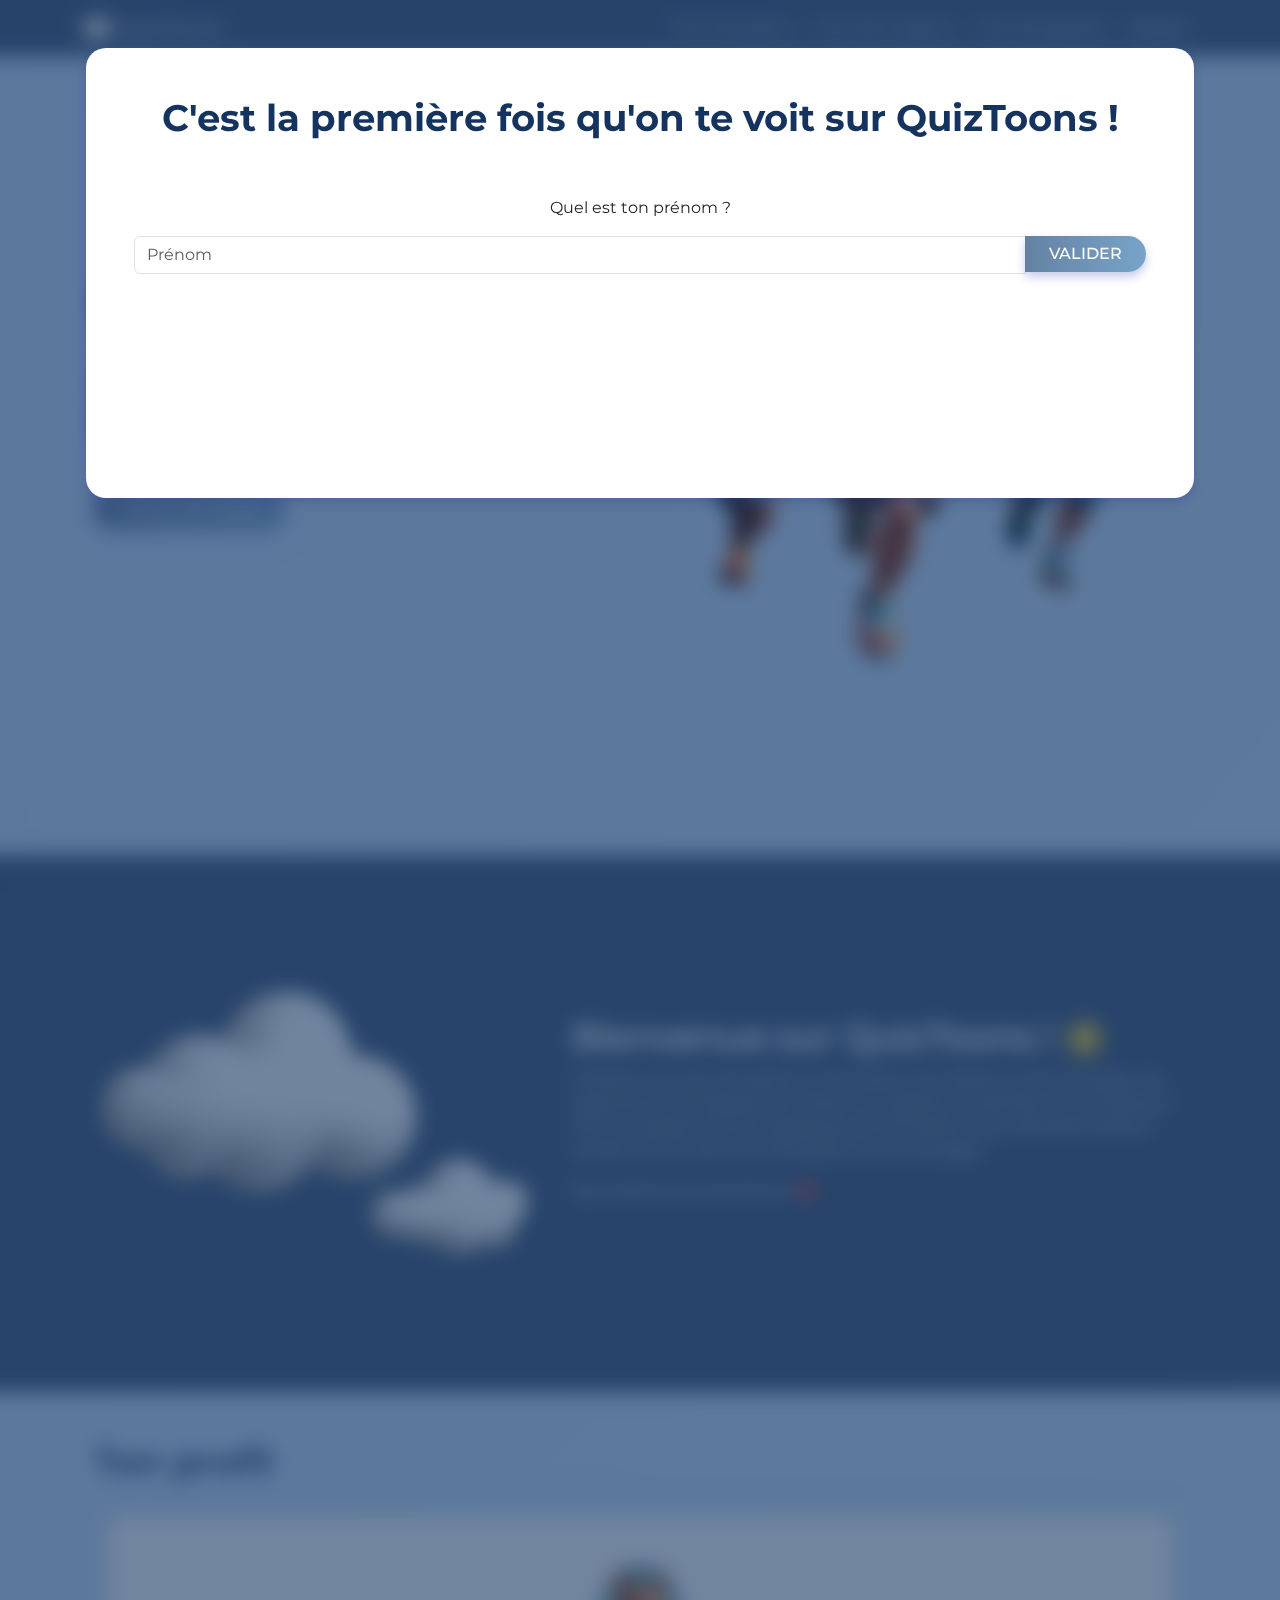
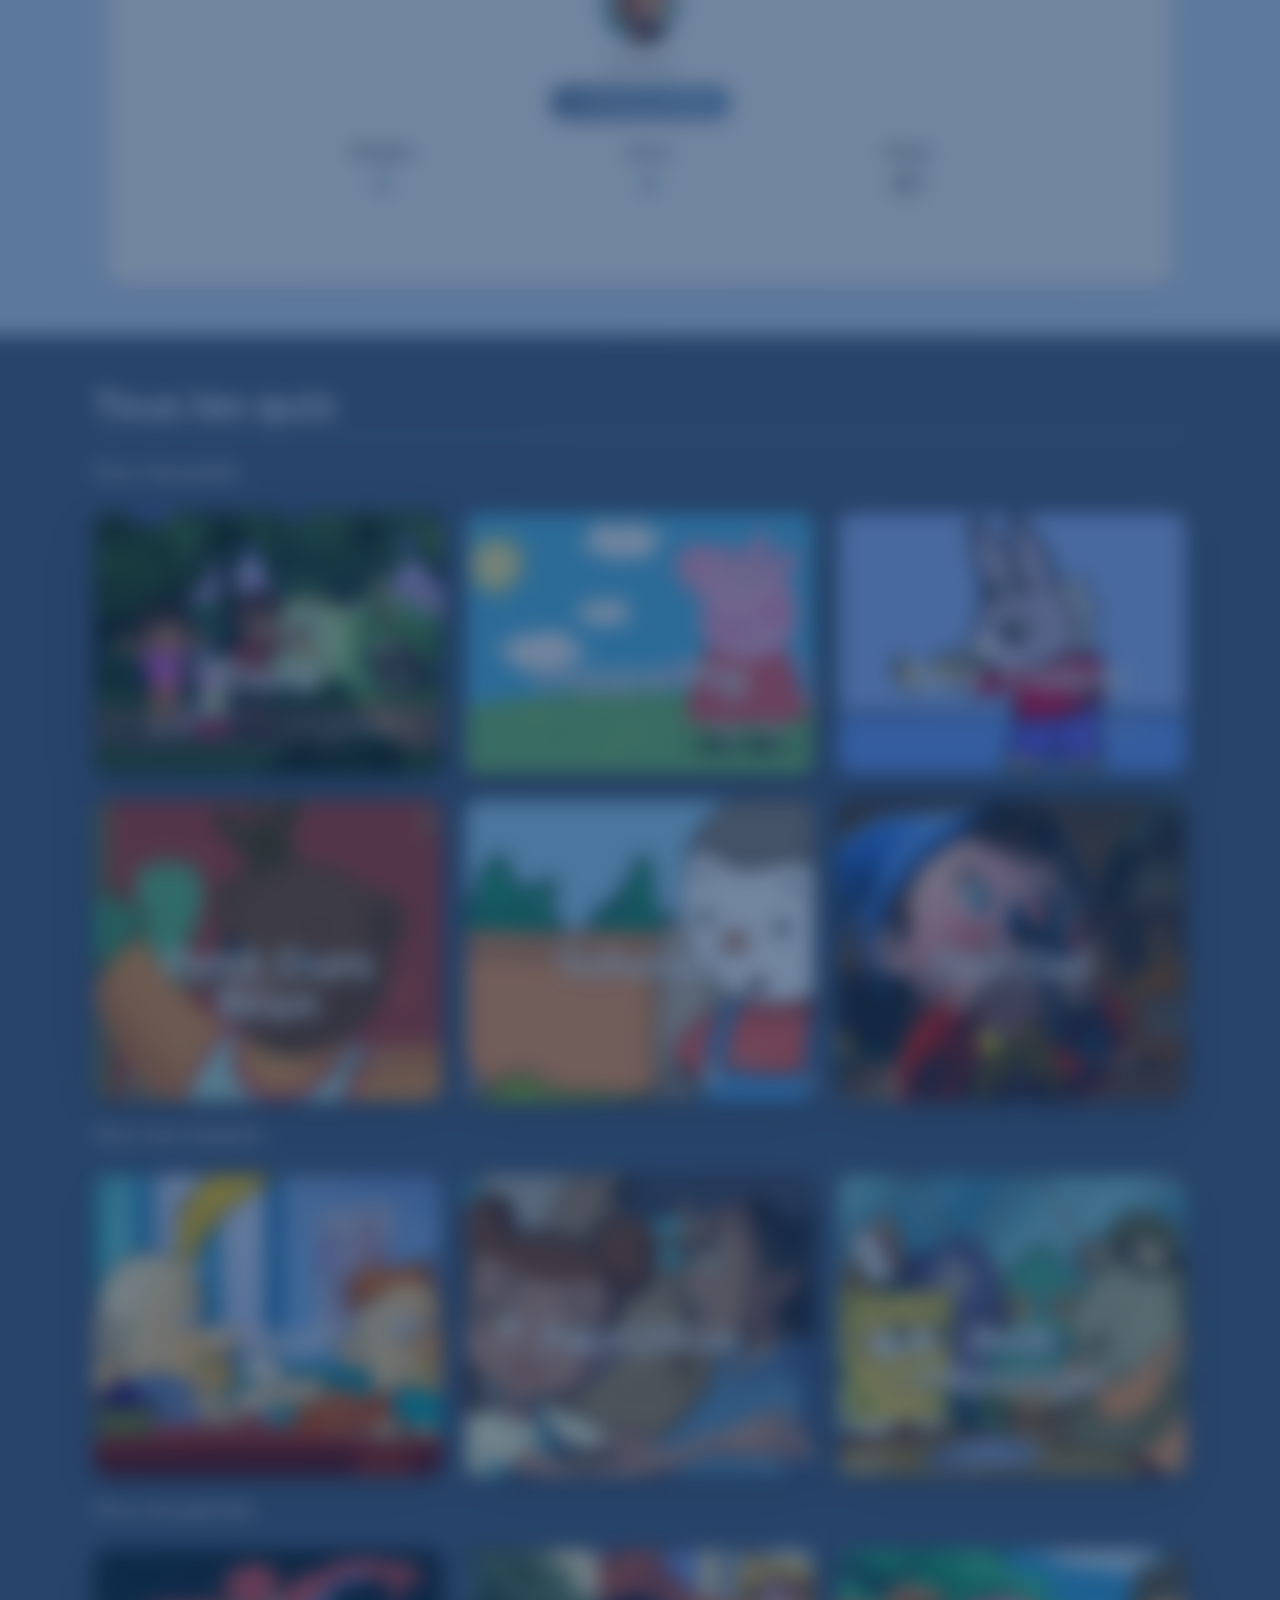
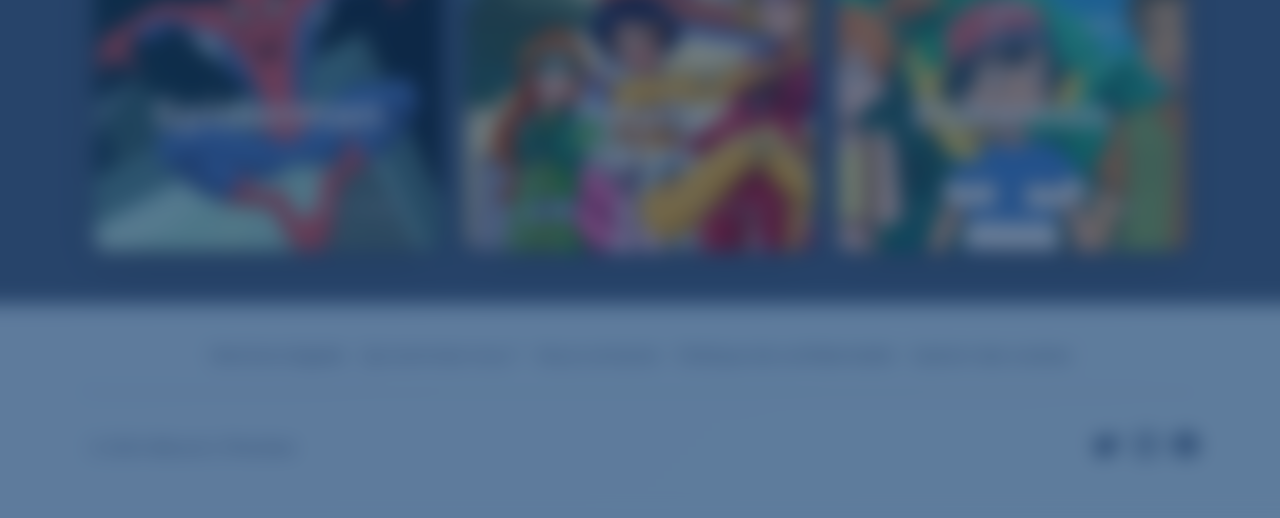
<file: index.html>
<!doctype html>
<html lang="en">

<head>
    <meta charset="utf-8">
    <meta name="viewport" content="width=device-width, initial-scale=1">
    <meta name="description" content="">
    <meta name="author" content="Mark Otto, Jacob Thornton, and Bootstrap contributors">
    <link href="https://cdn.jsdelivr.net/npm/bootstrap@5.3.3/dist/css/bootstrap.min.css" rel="stylesheet"
        integrity="sha384-QWTKZyjpPEjISv5WaRU9OFeRpok6YctnYmDr5pNlyT2bRjXh0JMhjY6hW+ALEwIH" crossorigin="anonymous">
    <link rel="preconnect" href="https://fonts.googleapis.com">
    <link rel="preconnect" href="https://fonts.gstatic.com" crossorigin>
    <link href="https://fonts.googleapis.com/css2?family=Montserrat:ital,wght@0,100..900;1,100..900&display=swap"
        rel="stylesheet">
    <link
        href="https://fonts.googleapis.com/css2?family=Inter:wght@100..900&family=Montserrat:ital,wght@0,100..900;1,100..900&display=swap"
        rel="stylesheet">
    <link rel="icon" type="images/png" href="images/icon.png" />
    <title>QuizToons | Accueil</title>

    <style>
        .bd-placeholder-img {
            font-size: 1.125rem;
            text-anchor: middle;
            -webkit-user-select: none;
            -moz-user-select: none;
            user-select: none;
        }

        @media (min-width: 768px) {
            .bd-placeholder-img-lg {
                font-size: 3.5rem;
            }
        }

        .b-example-divider {
            height: 3rem;
            background-color: rgba(0, 0, 0, .1);
            border: solid rgba(0, 0, 0, .15);
            border-width: 1px 0;
            box-shadow: inset 0 .5em 1.5em rgba(0, 0, 0, .1), inset 0 .125em .5em rgba(0, 0, 0, .15);
        }

        .b-example-vr {
            flex-shrink: 0;
            width: 1.5rem;
            height: 100vh;
        }

        .bi {
            vertical-align: -.125em;
            fill: currentColor;
        }

        .nav-scroller {
            position: relative;
            z-index: 2;
            height: 2.75rem;
            overflow-y: hidden;
        }

        .nav-scroller .nav {
            display: flex;
            flex-wrap: nowrap;
            padding-bottom: 1rem;
            margin-top: -1px;
            overflow-x: auto;
            text-align: center;
            white-space: nowrap;
            -webkit-overflow-scrolling: touch;
        }
    </style>

    <link href="style.css" rel="stylesheet">
</head>

<body class="">
    <div class="pop-up pu1">
        <div class="inputpu1 container px-1 py-5">
            <div class="container d-flex justify-content-center align-items-center">

                <div class="card p-5">

                    <div class="upper">

                    </div>

                    <div class="user text-center">

                        <h2>
                            C'est la première fois qu'on te voit sur QuizToons !
                        </h2>

                    </div>


                    <div class="mt-5 text-center">

                        <p>Quel est ton prénom ?</p>
                        <div class="input-group mb-3">
                            <input type="text" id="popup1nom" class="form-control" placeholder="Prénom"
                                aria-label="Recipient's username" aria-describedby="basic-addon2">
                            <div class="input-group-append">
                                <button class="btn btn-premier" type="button" id="buttonNom">Valider</button>
                            </div>
                        </div>
                    </div>

                </div>

            </div>

        </div>
    </div>

    <div class="pop-up pu2 d-none">
        <div class="inputpu2 container px-1 py-5">
            <div class="container d-flex justify-content-center align-items-center">

                <div class="card p-5">

                    <div class="upper">

                    </div>

                    <div class="user text-center">

                        <h2>
                            Tu veux changer de prénom ?
                        </h2>

                    </div>


                    <div class="mt-5 text-center">

                        <p>Quel est ton prénom ?</p>
                        <div class="input-group mb-3">
                            <input type="text" id="popup2nom" class="form-control" placeholder="Prénom"
                                aria-label="Recipient's username" aria-describedby="basic-addon2">
                            <div class="input-group-append">
                                <button class="btn btn-premier" type="button" id="changeButton">Valider</button>
                            </div>
                        </div>
                    </div>

                </div>

            </div>

        </div>
    </div>

    <header class="pb-5" id="headTop">
        <nav class="navbar navbar-expand-lg navbar-dark mb-0 mb-lg-5 px-4 px-lg-5" aria-label="Fifth navbar example">
            <div class="container container-nav">
                <a class="navbar-brand" href="index.html"><img src="images/icon.png" alt="Logo" width="30" height="24"
                        class="d-inline-block align-text-top"> QuizToons</a>
                <button class="navbar-toggler" type="button" data-bs-toggle="collapse"
                    data-bs-target="#navbarsExample05" aria-controls="navbarsExample05" aria-expanded="false"
                    aria-label="Toggle navigation">
                    <span class="navbar-toggler-icon"></span>
                </button>

                <div class="collapse navbar-collapse" id="navbarsExample05">
                    <div class="me-auto mb-2 mb-lg-0"></div>

                    <ul class="navbar-nav">
                        <li class="nav-item dropdown">
                            <a class="nav-link dropdown-toggle" href="#" data-bs-toggle="dropdown"
                                aria-expanded="false">Pour les petits</a>
                            <ul class="dropdown-menu">
                                <li><a class="dropdown-item" href="quiz dora/dora.html">Dora <img
                                            src="images/nav/dora.png" alt="dora icon" height="24"
                                            class="d-inline-block align-text-top"></a></li>
                                <li><a class="dropdown-item" href="#">Peppa Pig <img src="images/nav/peppapig.png"
                                            alt="peppapig icon" height="24" class="d-inline-block align-text-top"></a>
                                </li>
                                <li><a class="dropdown-item" href="#">Ane Trotro <img src="images/nav/trotro.png"
                                            alt="trotro icon" height="24" class="d-inline-block align-text-top"></a>
                                </li>
                                <li><a class="dropdown-item" href="#">Petit ours brun <img
                                            src="images/nav/petitoursbrun.png" alt="petit ours brun icon" height="24"
                                            class="d-inline-block align-text-top"></a></li>
                                <li><a class="dropdown-item" href="#">Tchoupi <img src="images/nav/tchoupi.png"
                                            alt="tchoupi icon" height="24" class="d-inline-block align-text-top"></a>
                                </li>
                                <li><a class="dropdown-item" href="#">Oui-Oui <img src="images/nav/ouioui.png"
                                            alt="oui-oui icon" height="24" class="d-inline-block align-text-top"></a>
                                </li>

                            </ul>
                        </li>
                        <li class="nav-item dropdown">
                            <a class="nav-link dropdown-toggle" href="#" data-bs-toggle="dropdown"
                                aria-expanded="false">Pour les moyens</a>
                            <ul class="dropdown-menu">
                                <li><a class="dropdown-item" href="#">Titeuf <img src="images/nav/titeuf.webp"
                                            alt="titeuf icon" height="24" class="d-inline-block align-text-top"></a>
                                </li>
                                <li><a class="dropdown-item" href="#">Foot2Rue <img src="images/nav/foot2rue.png"
                                            alt="foot2rue icon" height="24" class="d-inline-block align-text-top"></a>
                                </li>
                                <li><a class="dropdown-item" href="#">Bob l'éponge <img src="images/nav/bobleponge.png"
                                            alt="bob l'éponge icon" height="24"
                                            class="d-inline-block align-text-top"></a></li>
                            </ul>
                        </li>
                        <li class="nav-item dropdown">
                            <a class="nav-link dropdown-toggle" href="#" data-bs-toggle="dropdown"
                                aria-expanded="false">Pour les grands</a>
                            <ul class="dropdown-menu">
                                <li><a class="dropdown-item" href="#">Spiderman <img src="images/nav/spiderman.png"
                                            alt="spiderman icon" height="24" class="d-inline-block align-text-top"></a>
                                </li>
                                <li><a class="dropdown-item" href="quiz/totallyspies.html">Totally Spies <img
                                            src="images/nav/totallyspies.png" alt="totally spies icon" height="24"
                                            class="d-inline-block align-text-top"></a></li>
                                <li><a class="dropdown-item" href="#">Pokemon <img src="images/nav/pokemon.png"
                                            alt="pokemon icon" height="24" class="d-inline-block align-text-top"></a>
                                </li>
                            </ul>
                        </li>
                        <li class="nav-item">
                            <a class="nav-link" href="badges.html">Badges</a>
                        </li>
                    </ul>
                </div>
            </div>
        </nav>

        <div class="container cqt col-xxl-8 px-4">
            <div class="row flex-lg-row-reverse align-items-center g-5">
                <div class="col-12 col-sm-12 col-lg-6 m-0 pb-1 pb-lg-3 mt-5 mt-lg-0">
                    <img src="images/nav/header.png" class="d-block mx-lg-auto img-fluid imgHeader" alt="Header image"
                        loading="lazy">
                </div>
                <div class="col-lg-6 m-0 cqtxt">
                    <h1 class="mb-1 text-uppercase text-shadow-2">QUIZTOONS</h1>
                    <h2 class="mb-3 mb-lg-5 text-uppercase text-shadow-2">Apprendre tout <br>en s'amusant</h4>
                        <a data-mdb-ripple-init class="btn btn-premier" href="#touslesquiz" role="button">Jouer aux
                            quiz</a>
                </div>
            </div>
        </div>
    </header>

    <main>
        <section class="presentation">
            <div class="container px-4 py-5 marketing">
                <div class="row featurette">
                    <div class="col-md-7 order-md-2 px-4">
                        <h2 class="featurette-heading">Bienvenue sur QuizToons ! 🌟</h2>

                        <p>À travers nos quiz amusants et stimulants, les enfants auront l'occasion de tester leurs
                            connaissances à
                            travers sur dessins animés favoris ! De Disney à OLM, en passant par les classiques de
                            l'animation et
                            les dernières séries à succès, il y en a pour tous les goûts et tous les âges !</p>

                        <p>Que l'aventure commence ! 🎒</p>
                    </div>
                    <div class="card-cover col-md-5 order-md-1 presentationimg">
                        <svg class="bd-placeholder-img bd-placeholder-img-lg featurette-image img-fluid mx-auto"
                            width="500" height="500" xmlns="http://www.w3.org/2000/svg" role="img"
                            aria-label="Placeholder: 500x500" preserveAspectRatio="xMidYMid slice" focusable="false">
                            <title>Placeholder</title>
                            <rect width="100%" height="100%" fill="transparent" />
                            <text x="50%" y="50%" fill="#aaa" dy=".3em"></text>
                        </svg>

                    </div>
                </div>
            </div>
        </section>

        <section class="ton-profil">
            <div class="infosprofile">
                <div class="container px-4 py-5">
                    <h2 class="pb-2 border-bottom" id="tonprofil">Ton profil</h2>
                    <div class=" pt-3 container d-flex justify-content-center align-items-center">

                        <div class="card">

                            <div class="upper">

                            </div>

                            <div class="user text-center">

                                <div class="profile">

                                    <img src="images/other/pfp.JPG" class="rounded-circle" width="80">

                                </div>

                            </div>


                            <div class="mt-5 text-center">

                                <h4 class="mb-0" id="varNOM">Nom enfant</h4>
                                <span class="text-muted d-block mb-2">FRANCE</span>

                                <a href="#headTop"><button class="btn btn-premier btn-sm changeNom">Changer le
                                        nom</button></a>

                                <div class="d-flex justify-content-evenly align-items-center mt-4 px-4">

                                    <div class="stats">
                                        <h6 class="mb-0">Badges</h6>
                                        <span class="var" id="varBADGES">0</span>
                                    </div>


                                    <div class="stats">
                                        <h6 class="mb-0">Score</h6>
                                        <span class="var" id="varSCORE">0</span>

                                    </div>


                                    <div class="stats">
                                        <h6 class="mb-0">Rang</h6>
                                        <span>#1</span>

                                    </div>

                                </div>

                            </div>

                        </div>

                    </div>
                </div>

            </div>
        </section>

        <section class="les-quiz">
            <div class="container px-4 py-5" id="custom-cards">
                <h2 class="pb-2 border-bottom" id="touslesquiz">Tous les quiz</h2>

                <h5 class="py-3">Pour les petits</h5>
                <div class="row row-cols-1 row-cols-lg-3 align-items-stretch g-4 py-1">

                    <div class="col allquiz">
                        <div class="card card-cover h-100 overflow-hidden text-bg-dark rounded-4 shadow-lg"
                            style="background-image: url('images/cartoon/petits/dora.jpg');"
                            onclick="window.location.href = 'quiz dora/dora.html'">
                            <div class="d-flex flex-column h-100 p-5 pb-3 text-white text-shadow-1 text-center">
                                <h3 class="pt-5 mt-5 mb-4 display-6 lh-1 fw-bold">Dora</h3>
                                <ul class="d-flex list-unstyled mt-auto">
                                    <li class="me-auto">
                                    </li>
                                    <li class="d-flex align-items-center me-3">
                                    </li>
                                    <li class="d-flex align-items-center">
                                        <svg class="bi me-2" width="1em" height="1em">
                                            <use xlink:href="#calendar3" />
                                        </svg>
                                        <small>6 - 8 ans</small>
                                    </li>
                                </ul>
                            </div>
                        </div>
                    </div>

                    <div class="col allquiz">
                        <div class="card card-cover h-100 overflow-hidden text-bg-dark rounded-4 shadow-lg"
                            style="background-image: url('images/cartoon/petits/peppapig.jpg');">
                            <div class="d-flex flex-column h-100 p-5 pb-3 text-white text-shadow-1 text-center">
                                <h3 class="pt-5 mt-5 mb-4 display-6 lh-1 fw-bold">Peppa Pig</h3>
                                <ul class="d-flex list-unstyled mt-auto">
                                    <li class="me-auto">
                                    </li>
                                    <li class="d-flex align-items-center me-3">
                                    </li>
                                    <li class="d-flex align-items-center">
                                        <svg class="bi me-2" width="1em" height="1em">
                                            <use xlink:href="#calendar3" />
                                        </svg>
                                        <small>6 - 8 ans</small>
                                    </li>
                                </ul>
                            </div>
                        </div>
                    </div>

                    <div class="col allquiz">
                        <div class="card card-cover h-100 overflow-hidden text-bg-dark rounded-4 shadow-lg"
                            style="background-image: url('images/cartoon/petits/trotro.jpg');">
                            <div class="d-flex flex-column h-100 p-5 pb-3 text-white text-shadow-1 text-center">
                                <h3 class="pt-5 mt-5 mb-4 display-6 lh-1 fw-bold">Ane Trotro</h3>
                                <ul class="d-flex list-unstyled mt-auto">
                                    <li class="me-auto">
                                    </li>
                                    <li class="d-flex align-items-center me-3">
                                    </li>
                                    <li class="d-flex align-items-center">
                                        <svg class="bi me-2" width="1em" height="1em">
                                            <use xlink:href="#calendar3" />
                                        </svg>
                                        <small>6 - 8 ans</small>
                                    </li>
                                </ul>
                            </div>
                        </div>
                    </div>

                    <div class="col allquiz">
                        <div class="card card-cover h-100 overflow-hidden text-bg-dark rounded-4 shadow-lg"
                            style="background-image: url('images/cartoon/petits/petitoursbrun.jpg');">
                            <div class="d-flex flex-column h-100 p-5 pb-3 text-white text-shadow-1 text-center">
                                <h3 class="pt-5 mt-5 mb-4 display-6 lh-1 fw-bold">Petit Ours Brun</h3>
                                <ul class="d-flex list-unstyled mt-auto">
                                    <li class="me-auto">
                                    </li>
                                    <li class="d-flex align-items-center me-3">
                                    </li>
                                    <li class="d-flex align-items-center">
                                        <svg class="bi me-2" width="1em" height="1em">
                                            <use xlink:href="#calendar3" />
                                        </svg>
                                        <small>6 - 8 ans</small>
                                    </li>
                                </ul>
                            </div>
                        </div>
                    </div>

                    <div class="col allquiz">
                        <div class="card card-cover h-100 overflow-hidden text-bg-dark rounded-4 shadow-lg"
                            style="background-image: url('images/cartoon/petits/tchoupi.jpg');">
                            <div class="d-flex flex-column h-100 p-5 pb-3 text-white text-shadow-1 text-center">
                                <h3 class="pt-5 mt-5 mb-4 display-6 lh-1 fw-bold">Tchoupi</h3>
                                <ul class="d-flex list-unstyled mt-auto">
                                    <li class="me-auto">
                                    </li>
                                    <li class="d-flex align-items-center me-3">
                                    </li>
                                    <li class="d-flex align-items-center">
                                        <svg class="bi me-2" width="1em" height="1em">
                                            <use xlink:href="#calendar3" />
                                        </svg>
                                        <small>6 - 8 ans</small>
                                    </li>
                                </ul>
                            </div>
                        </div>
                    </div>

                    <div class="col allquiz">
                        <div class="card card-cover h-100 overflow-hidden text-bg-dark rounded-4 shadow-lg"
                            style="background-image: url('images/cartoon/petits/ouioui.jpg');">
                            <div class="d-flex flex-column h-100 p-5 pb-3 text-white text-shadow-1 text-center">
                                <h3 class="pt-5 mt-5 mb-4 display-6 lh-1 fw-bold">Oui-Oui</h3>
                                <ul class="d-flex list-unstyled mt-auto">
                                    <li class="me-auto">
                                    </li>
                                    <li class="d-flex align-items-center me-3">
                                    </li>
                                    <li class="d-flex align-items-center">
                                        <svg class="bi me-2" width="1em" height="1em">
                                            <use xlink:href="#calendar3" />
                                        </svg>
                                        <small>6 - 8 ans</small>
                                    </li>
                                </ul>
                            </div>
                        </div>
                    </div>

                </div>

                <h5 class="py-3">Pour les moyens</h5>
                <div class="row row-cols-1 row-cols-lg-3 align-items-stretch g-4 py-1">

                    <div class="col allquiz">
                        <div class="card card-cover h-100 overflow-hidden text-bg-dark rounded-4 shadow-lg"
                            style="background-image: url('images/cartoon/moyens/titeuf.jpg');">
                            <div class="d-flex flex-column h-100 p-5 pb-3 text-white text-shadow-1 text-center">
                                <h3 class="pt-5 mt-5 mb-4 display-6 lh-1 fw-bold">Titeuf</h3>
                                <ul class="d-flex list-unstyled mt-auto">
                                    <li class="me-auto">
                                    </li>
                                    <li class="d-flex align-items-center me-3">
                                    </li>
                                    <li class="d-flex align-items-center">
                                        <svg class="bi me-2" width="1em" height="1em">
                                            <use xlink:href="#calendar3" />
                                        </svg>
                                        <small>8 - 10 ans</small>
                                    </li>
                                </ul>
                            </div>
                        </div>
                    </div>

                    <div class="col allquiz">
                        <div class="card card-cover h-100 overflow-hidden text-bg-dark rounded-4 shadow-lg"
                            style="background-image: url('images/cartoon/moyens/foot2rue.jpg');">
                            <div class="d-flex flex-column h-100 p-5 pb-3 text-white text-shadow-1 text-center">
                                <h3 class="pt-5 mt-5 mb-4 display-6 lh-1 fw-bold">Foot2Rue</h3>
                                <ul class="d-flex list-unstyled mt-auto">
                                    <li class="me-auto">
                                    </li>
                                    <li class="d-flex align-items-center me-3">
                                    </li>
                                    <li class="d-flex align-items-center">
                                        <svg class="bi me-2" width="1em" height="1em">
                                            <use xlink:href="#calendar3" />
                                        </svg>
                                        <small>8 - 10 ans</small>
                                    </li>
                                </ul>
                            </div>
                        </div>
                    </div>

                    <div class="col allquiz">
                        <div class="card card-cover h-100 overflow-hidden text-bg-dark rounded-4 shadow-lg"
                            style="background-image: url('images/cartoon/moyens/bobleponge.jpg');">
                            <div class="d-flex flex-column h-100 p-5 pb-3 text-white text-shadow-1 text-center">
                                <h3 class="pt-5 mt-5 mb-4 display-6 lh-1 fw-bold">Bob l'éponge</h3>
                                <ul class="d-flex list-unstyled mt-auto">
                                    <li class="me-auto">
                                    </li>
                                    <li class="d-flex align-items-center me-3">
                                    </li>
                                    <li class="d-flex align-items-center">
                                        <svg class="bi me-2" width="1em" height="1em">
                                            <use xlink:href="#calendar3" />
                                        </svg>
                                        <small>8 - 10 ans</small>
                                    </li>
                                </ul>
                            </div>
                        </div>
                    </div>

                </div>

                <h5 class="py-3">Pour les grands</h5>
                <div class="row row-cols-1 row-cols-lg-3 align-items-stretch g-4 py-1">

                    <div class="col allquiz">
                        <div class="card card-cover h-100 overflow-hidden text-bg-dark rounded-4 shadow-lg"
                            style="background-image: url('images/cartoon/grands/spiderman.jpg');">
                            <div class="d-flex flex-column h-100 p-5 pb-3 text-white text-shadow-1 text-center">
                                <h3 class="pt-5 mt-5 mb-4 display-6 lh-1 fw-bold">Spiderman</h3>
                                <ul class="d-flex list-unstyled mt-auto">
                                    <li class="me-auto">
                                    </li>
                                    <li class="d-flex align-items-center me-3">
                                    </li>
                                    <li class="d-flex align-items-center">
                                        <svg class="bi me-2" width="1em" height="1em">
                                            <use xlink:href="#calendar3" />
                                        </svg>
                                        <small>10 - 12 ans</small>
                                    </li>
                                </ul>
                            </div>
                        </div>
                    </div>

                    <div class="col allquiz">
                        <div class="card card-cover h-100 overflow-hidden text-bg-dark rounded-4 shadow-lg"
                            style="background-image: url('images/cartoon/grands/totallyspies.jpg');"
                            onclick="window.location.href = 'quiz ts/ts.html'">
                            <div class="d-flex flex-column h-100 p-5 pb-3 text-white text-shadow-1 text-center">
                                <h3 class="pt-5 mt-5 mb-4 display-6 lh-1 fw-bold">Totally Spies</h3>
                                <ul class="d-flex list-unstyled mt-auto">
                                    <li class="me-auto">
                                    </li>
                                    <li class="d-flex align-items-center me-3">
                                    </li>
                                    <li class="d-flex align-items-center">
                                        <svg class="bi me-2" width="1em" height="1em">
                                            <use xlink:href="#calendar3" />
                                        </svg>
                                        <small>10 - 12 ans</small>
                                    </li>
                                </ul>
                            </div>
                        </div>
                    </div>

                    <div class="col allquiz">
                        <div class="card card-cover h-100 overflow-hidden text-bg-dark rounded-4 shadow-lg"
                            style="background-image: url('images/cartoon/grands/pokemon.jpg');">
                            <div class="d-flex flex-column h-100 p-5 pb-3 text-white text-shadow-1 text-center">
                                <h3 class="pt-5 mt-5 mb-4 display-6 lh-1 fw-bold">Pokemon</h3>
                                <ul class="d-flex list-unstyled mt-auto">
                                    <li class="me-auto">
                                    </li>
                                    <li class="d-flex align-items-center me-3">
                                    </li>
                                    <li class="d-flex align-items-center">
                                        <svg class="bi me-2" width="1em" height="1em">
                                            <use xlink:href="#calendar3" />
                                        </svg>
                                        <small>10 - 12 ans</small>
                                    </li>
                                </ul>
                            </div>
                        </div>
                    </div>
                </div>
            </div>
        </section>
    </main>

    <svg xmlns="http://www.w3.org/2000/svg" style="display: none;">

        <symbol id="facebook" viewBox="0 0 16 16">
            <path
                d="M16 8.049c0-4.446-3.582-8.05-8-8.05C3.58 0-.002 3.603-.002 8.05c0 4.017 2.926 7.347 6.75 7.951v-5.625h-2.03V8.05H6.75V6.275c0-2.017 1.195-3.131 3.022-3.131.876 0 1.791.157 1.791.157v1.98h-1.009c-.993 0-1.303.621-1.303 1.258v1.51h2.218l-.354 2.326H9.25V16c3.824-.604 6.75-3.934 6.75-7.951z" />
        </symbol>
        <symbol id="instagram" viewBox="0 0 16 16">
            <path
                d="M8 0C5.829 0 5.556.01 4.703.048 3.85.088 3.269.222 2.76.42a3.917 3.917 0 0 0-1.417.923A3.927 3.927 0 0 0 .42 2.76C.222 3.268.087 3.85.048 4.7.01 5.555 0 5.827 0 8.001c0 2.172.01 2.444.048 3.297.04.852.174 1.433.372 1.942.205.526.478.972.923 1.417.444.445.89.719 1.416.923.51.198 1.09.333 1.942.372C5.555 15.99 5.827 16 8 16s2.444-.01 3.298-.048c.851-.04 1.434-.174 1.943-.372a3.916 3.916 0 0 0 1.416-.923c.445-.445.718-.891.923-1.417.197-.509.332-1.09.372-1.942C15.99 10.445 16 10.173 16 8s-.01-2.445-.048-3.299c-.04-.851-.175-1.433-.372-1.941a3.926 3.926 0 0 0-.923-1.417A3.911 3.911 0 0 0 13.24.42c-.51-.198-1.092-.333-1.943-.372C10.443.01 10.172 0 7.998 0h.003zm-.717 1.442h.718c2.136 0 2.389.007 3.232.046.78.035 1.204.166 1.486.275.373.145.64.319.92.599.28.28.453.546.598.92.11.281.24.705.275 1.485.039.843.047 1.096.047 3.231s-.008 2.389-.047 3.232c-.035.78-.166 1.203-.275 1.485a2.47 2.47 0 0 1-.599.919c-.28.28-.546.453-.92.598-.28.11-.704.24-1.485.276-.843.038-1.096.047-3.232.047s-2.39-.009-3.233-.047c-.78-.036-1.203-.166-1.485-.276a2.478 2.478 0 0 1-.92-.598 2.48 2.48 0 0 1-.6-.92c-.109-.281-.24-.705-.275-1.485-.038-.843-.046-1.096-.046-3.233 0-2.136.008-2.388.046-3.231.036-.78.166-1.204.276-1.486.145-.373.319-.64.599-.92.28-.28.546-.453.92-.598.282-.11.705-.24 1.485-.276.738-.034 1.024-.044 2.515-.045v.002zm4.988 1.328a.96.96 0 1 0 0 1.92.96.96 0 0 0 0-1.92zm-4.27 1.122a4.109 4.109 0 1 0 0 8.217 4.109 4.109 0 0 0 0-8.217zm0 1.441a2.667 2.667 0 1 1 0 5.334 2.667 2.667 0 0 1 0-5.334z" />
        </symbol>
        <symbol id="twitter" viewBox="0 0 16 16">
            <path
                d="M5.026 15c6.038 0 9.341-5.003 9.341-9.334 0-.14 0-.282-.006-.422A6.685 6.685 0 0 0 16 3.542a6.658 6.658 0 0 1-1.889.518 3.301 3.301 0 0 0 1.447-1.817 6.533 6.533 0 0 1-2.087.793A3.286 3.286 0 0 0 7.875 6.03a9.325 9.325 0 0 1-6.767-3.429 3.289 3.289 0 0 0 1.018 4.382A3.323 3.323 0 0 1 .64 6.575v.045a3.288 3.288 0 0 0 2.632 3.218 3.203 3.203 0 0 1-.865.115 3.23 3.23 0 0 1-.614-.057 3.283 3.283 0 0 0 3.067 2.277A6.588 6.588 0 0 1 .78 13.58a6.32 6.32 0 0 1-.78-.045A9.344 9.344 0 0 0 5.026 15z" />
        </symbol>
    </svg>

    <div class="cf">
        <div class="container container-footer">
            <footer class="py-3">
                <ul class="nav justify-content-center border-bottom py-3 mb-3">
                    <li class="nav-item"><a href="#" class="nav-link px-2">Mentions légales</a></li>
                    <li class="nav-item"><a href="#" class="nav-link px-2">Qui sommes nous ?</a></li>
                    <li class="nav-item"><a href="#" class="nav-link px-2">Nous contacter</a></li>
                    <li class="nav-item"><a href="#" class="nav-link px-2">Politique de confidentialité</a></li>
                    <li class="nav-item"><a href="#" class="nav-link px-2">Gestion des cookies</a></li>
                </ul>
                <div class="d-flex flex-wrap justify-content-between align-items-center py-3 my-4">
                    <div class="col-md-4 d-flex align-items-center">
                        <a href="/" class="mb-3 me-2 mb-md-0 text-muted text-decoration-none lh-1">
                        </a>
                        <span class="mb-3 mb-md-0" id="clearCR">&copy; 2024 Bécavin, Phetdara</span>
                    </div>

                    <ul class="nav col-md-4 justify-content-end list-unstyled d-flex bas">
                        <li class="ms-3"><a class="nav-link" href="#"><svg class="bi" width="24" height="24">
                                    <use xlink:href="#twitter" />
                                </svg></a></li>
                        <li class="ms-3"><a class="nav-link" href="#"><svg class="bi" width="24" height="24">
                                    <use xlink:href="#instagram" />
                                </svg></a></li>
                        <li class="ms-3"><a class="nav-link" href="#"><svg class="bi" width="24" height="24">
                                    <use xlink:href="#facebook" />
                                </svg></a></li>
                    </ul>
                </div>
            </footer>
        </div>
    </div>

    <script src="https://cdn.jsdelivr.net/npm/bootstrap@5.3.3/dist/js/bootstrap.bundle.min.js"
        integrity="sha384-YvpcrYf0tY3lHB60NNkmXc5s9fDVZLESaAA55NDzOxhy9GkcIdslK1eN7N6jIeHz"
        crossorigin="anonymous"></script>
    <script src="script.js"></script>

</body>

</html>
</file>
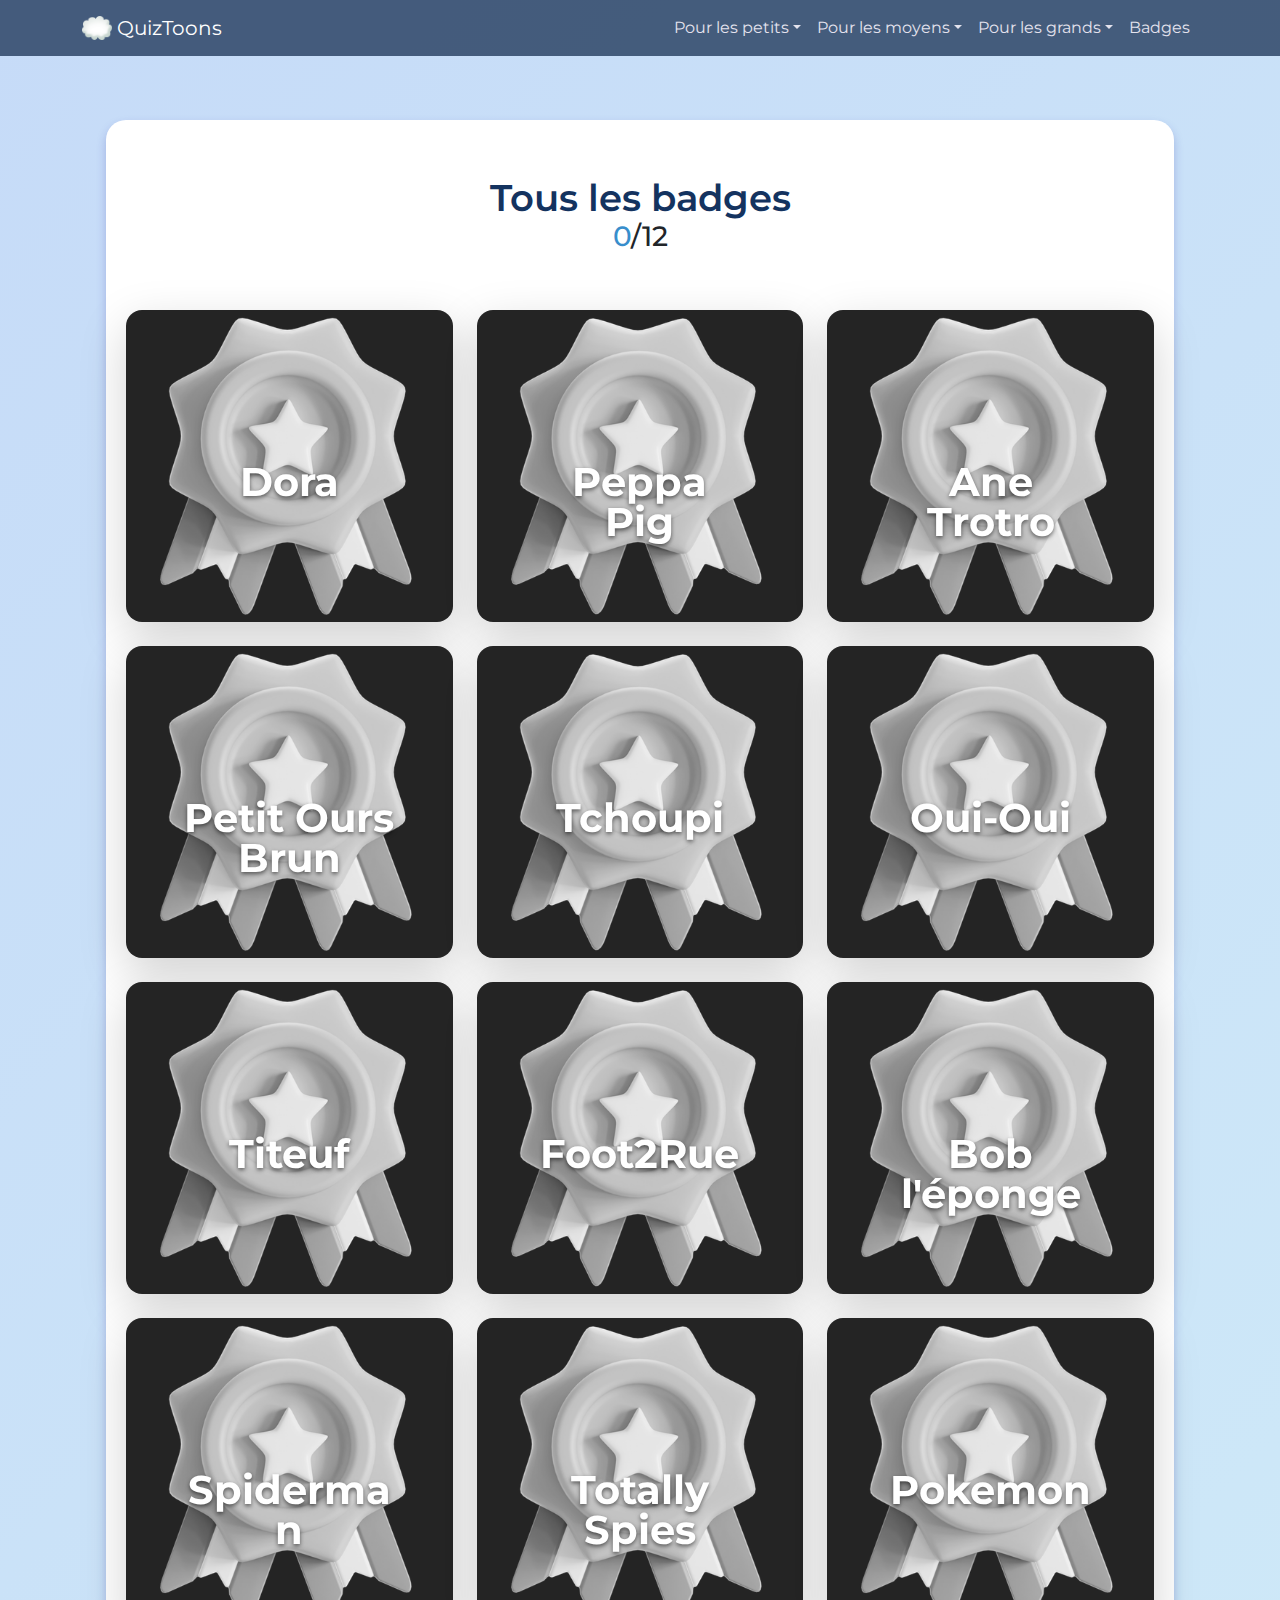
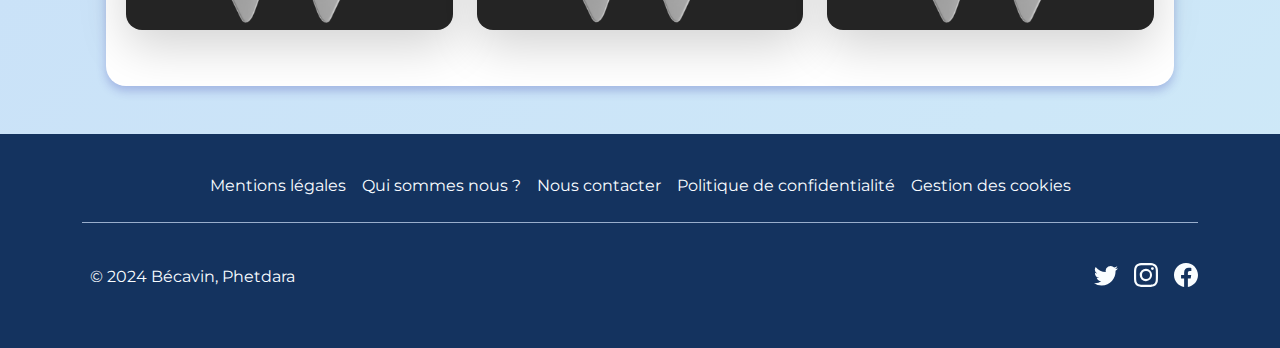
<file: badges.html>
<!doctype html>
<html lang="en">

<head>
    <meta charset="utf-8">
    <meta name="viewport" content="width=device-width, initial-scale=1">
    <meta name="description" content="">
    <meta name="author" content="Mark Otto, Jacob Thornton, and Bootstrap contributors">
    <link href="https://cdn.jsdelivr.net/npm/bootstrap@5.3.3/dist/css/bootstrap.min.css" rel="stylesheet"
        integrity="sha384-QWTKZyjpPEjISv5WaRU9OFeRpok6YctnYmDr5pNlyT2bRjXh0JMhjY6hW+ALEwIH" crossorigin="anonymous">
    <link rel="preconnect" href="https://fonts.googleapis.com">
    <link rel="preconnect" href="https://fonts.gstatic.com" crossorigin>
    <link href="https://fonts.googleapis.com/css2?family=Montserrat:ital,wght@0,100..900;1,100..900&display=swap"
        rel="stylesheet">
    <link
        href="https://fonts.googleapis.com/css2?family=Inter:wght@100..900&family=Montserrat:ital,wght@0,100..900;1,100..900&display=swap"
        rel="stylesheet">
    <link rel="icon" type="images/png" href="images/icon.png" />
    <title>QuizToons | Accueil</title>

    <style>
        .bd-placeholder-img {
            font-size: 1.125rem;
            text-anchor: middle;
            -webkit-user-select: none;
            -moz-user-select: none;
            user-select: none;
        }

        @media (min-width: 768px) {
            .bd-placeholder-img-lg {
                font-size: 3.5rem;
            }
        }

        .b-example-divider {
            height: 3rem;
            background-color: rgba(0, 0, 0, .1);
            border: solid rgba(0, 0, 0, .15);
            border-width: 1px 0;
            box-shadow: inset 0 .5em 1.5em rgba(0, 0, 0, .1), inset 0 .125em .5em rgba(0, 0, 0, .15);
        }

        .b-example-vr {
            flex-shrink: 0;
            width: 1.5rem;
            height: 100vh;
        }

        .bi {
            vertical-align: -.125em;
            fill: currentColor;
        }

        .nav-scroller {
            position: relative;
            z-index: 2;
            height: 2.75rem;
            overflow-y: hidden;
        }

        .nav-scroller .nav {
            display: flex;
            flex-wrap: nowrap;
            padding-bottom: 1rem;
            margin-top: -1px;
            overflow-x: auto;
            text-align: center;
            white-space: nowrap;
            -webkit-overflow-scrolling: touch;
        }
    </style>

    <link href="style.css" rel="stylesheet">
    <link href="badges.css" rel="stylesheet">

</head>

<body class="">

    <header class="pb-0" id="headTop">
        <nav class="navbar navbar-expand-lg navbar-dark mb-0 mb-lg-5 px-4 px-lg-5" aria-label="Fifth navbar example">
            <div class="container container-nav">
                <a class="navbar-brand" href="index.html"><img src="images/icon.png" alt="Logo" width="30" height="24"
                        class="d-inline-block align-text-top"> QuizToons</a>
                <button class="navbar-toggler" type="button" data-bs-toggle="collapse"
                    data-bs-target="#navbarsExample05" aria-controls="navbarsExample05" aria-expanded="false"
                    aria-label="Toggle navigation">
                    <span class="navbar-toggler-icon"></span>
                </button>

                <div class="collapse navbar-collapse" id="navbarsExample05">
                    <div class="me-auto mb-2 mb-lg-0"></div>

                    <ul class="navbar-nav">
                        <li class="nav-item dropdown">
                            <a class="nav-link dropdown-toggle" href="#" data-bs-toggle="dropdown"
                                aria-expanded="false">Pour les petits</a>
                            <ul class="dropdown-menu">
                                <li><a class="dropdown-item" href="quiz dora/dora.html">Dora <img src="images/nav/dora.png"
                                            alt="dora icon" height="24" class="d-inline-block align-text-top"></a></li>
                                <li><a class="dropdown-item" href="#">Peppa Pig <img src="images/nav/peppapig.png"
                                            alt="peppapig icon" height="24" class="d-inline-block align-text-top"></a>
                                </li>
                                <li><a class="dropdown-item" href="#">Ane Trotro <img src="images/nav/trotro.png"
                                            alt="trotro icon" height="24" class="d-inline-block align-text-top"></a>
                                </li>
                                <li><a class="dropdown-item" href="#">Petit ours brun <img
                                            src="images/nav/petitoursbrun.png" alt="petit ours brun icon" height="24"
                                            class="d-inline-block align-text-top"></a></li>
                                <li><a class="dropdown-item" href="#">Tchoupi <img src="images/nav/tchoupi.png"
                                            alt="tchoupi icon" height="24" class="d-inline-block align-text-top"></a>
                                </li>
                                <li><a class="dropdown-item" href="#">Oui-Oui <img src="images/nav/ouioui.png"
                                            alt="oui-oui icon" height="24" class="d-inline-block align-text-top"></a>
                                </li>

                            </ul>
                        </li>
                        <li class="nav-item dropdown">
                            <a class="nav-link dropdown-toggle" href="#" data-bs-toggle="dropdown"
                                aria-expanded="false">Pour les moyens</a>
                            <ul class="dropdown-menu">
                                <li><a class="dropdown-item" href="#">Titeuf <img src="images/nav/titeuf.webp"
                                            alt="titeuf icon" height="24" class="d-inline-block align-text-top"></a>
                                </li>
                                <li><a class="dropdown-item" href="#">Foot2Rue <img src="images/nav/foot2rue.png"
                                            alt="foot2rue icon" height="24" class="d-inline-block align-text-top"></a>
                                </li>
                                <li><a class="dropdown-item" href="#">Bob l'éponge <img src="images/nav/bobleponge.png"
                                            alt="bob l'éponge icon" height="24"
                                            class="d-inline-block align-text-top"></a></li>
                            </ul>
                        </li>
                        <li class="nav-item dropdown">
                            <a class="nav-link dropdown-toggle" href="#" data-bs-toggle="dropdown"
                                aria-expanded="false">Pour les grands</a>
                            <ul class="dropdown-menu">
                                <li><a class="dropdown-item" href="#">Spiderman <img src="images/nav/spiderman.png"
                                            alt="spiderman icon" height="24" class="d-inline-block align-text-top"></a>
                                </li>
                                <li><a class="dropdown-item" href="quiz/totallyspies.html">Totally Spies <img
                                            src="images/nav/totallyspies.png" alt="totally spies icon" height="24"
                                            class="d-inline-block align-text-top"></a></li>
                                <li><a class="dropdown-item" href="#">Pokemon <img src="images/nav/pokemon.png"
                                            alt="pokemon icon" height="24" class="d-inline-block align-text-top"></a>
                                </li>
                            </ul>
                        </li>
                        <li class="nav-item">
                            <a class="nav-link" href="badges.html">Badges</a>
                        </li>
                    </ul>
                </div>
            </div>
        </nav>
    </header>

    <main>
        <section class="all-badges">
            <div class="infosprofile">
                <div class="container px-4 py-5">
                    <div class=" pt-3 container d-flex justify-content-center align-items-center">

                        <div class="card">

                            <div class="user text-center">
                            </div>
                            <div class="mt-5 text-center container">

                                <h2 class="mb-0">Tous les badges</h2>
                                    <h3><span class="var" id="varBADGES">0</span>/12</h3>
                                    <div class="row row-cols-1 row-cols-lg-3 align-items-stretch g-4 py-5">

                                        <div class="col allquiz">
                                            <div class="doraB badgescard na card card-cover h-100 overflow-hidden text-bg-dark rounded-4 shadow-lg">
                                                <div
                                                    class="d-flex flex-column h-100 p-5 pb-3 text-white text-shadow-1 text-center">
                                                    <h3 class="pt-5 mt-5 mb-4 display-6 lh-1 fw-bold">Dora</h3>
                                                    <ul class="d-flex list-unstyled mt-auto">
                                                        <li class="me-auto">
                                                        </li>
                                                        <li class="d-flex align-items-center me-3">
                                                        </li>
                                                        <li class="d-flex align-items-center">
                                                            <svg class="bi me-2" width="1em" height="1em">
                                                                <use xlink:href="#calendar3" />
                                                            </svg>
                                                        </li>
                                                    </ul>
                                                </div>
                                            </div>
                                        </div>

                                        <div class="col allquiz">
                                            <div class="badgescard na card card-cover h-100 overflow-hidden text-bg-dark rounded-4 shadow-lg">
                                                <div
                                                    class="d-flex flex-column h-100 p-5 pb-3 text-white text-shadow-1 text-center">
                                                    <h3 class="pt-5 mt-5 mb-4 display-6 lh-1 fw-bold">Peppa Pig</h3>
                                                    <ul class="d-flex list-unstyled mt-auto">
                                                        <li class="me-auto">
                                                        </li>
                                                        <li class="d-flex align-items-center me-3">
                                                        </li>
                                                        <li class="d-flex align-items-center">
                                                            <svg class="bi me-2" width="1em" height="1em">
                                                                <use xlink:href="#calendar3" />
                                                            </svg>
                                                        </li>
                                                    </ul>
                                                </div>
                                            </div>
                                        </div>

                                        <div class="col allquiz">
                                            <div class="badgescard na card card-cover h-100 overflow-hidden text-bg-dark rounded-4 shadow-lg">
                                                <div
                                                    class="d-flex flex-column h-100 p-5 pb-3 text-white text-shadow-1 text-center">
                                                    <h3 class="pt-5 mt-5 mb-4 display-6 lh-1 fw-bold">Ane Trotro</h3>
                                                    <ul class="d-flex list-unstyled mt-auto">
                                                        <li class="me-auto">
                                                        </li>
                                                        <li class="d-flex align-items-center me-3">
                                                        </li>
                                                        <li class="d-flex align-items-center">
                                                            <svg class="bi me-2" width="1em" height="1em">
                                                                <use xlink:href="#calendar3" />
                                                            </svg>
                                                        </li>
                                                    </ul>
                                                </div>
                                            </div>
                                        </div>

                                        <div class="col allquiz">
                                            <div class="badgescard na card card-cover h-100 overflow-hidden text-bg-dark rounded-4 shadow-lg">
                                                <div
                                                    class="d-flex flex-column h-100 p-5 pb-3 text-white text-shadow-1 text-center">
                                                    <h3 class="pt-5 mt-5 mb-4 display-6 lh-1 fw-bold">Petit Ours Brun
                                                    </h3>
                                                    <ul class="d-flex list-unstyled mt-auto">
                                                        <li class="me-auto">
                                                        </li>
                                                        <li class="d-flex align-items-center me-3">
                                                        </li>
                                                        <li class="d-flex align-items-center">
                                                            <svg class="bi me-2" width="1em" height="1em">
                                                                <use xlink:href="#calendar3" />
                                                            </svg>
                                                        </li>
                                                    </ul>
                                                </div>
                                            </div>
                                        </div>

                                        <div class="col allquiz">
                                            <div class="badgescard na card card-cover h-100 overflow-hidden text-bg-dark rounded-4 shadow-lg">
                                                <div
                                                    class="d-flex flex-column h-100 p-5 pb-3 text-white text-shadow-1 text-center">
                                                    <h3 class="pt-5 mt-5 mb-4 display-6 lh-1 fw-bold">Tchoupi</h3>
                                                    <ul class="d-flex list-unstyled mt-auto">
                                                        <li class="me-auto">
                                                        </li>
                                                        <li class="d-flex align-items-center me-3">
                                                        </li>
                                                        <li class="d-flex align-items-center">
                                                            <svg class="bi me-2" width="1em" height="1em">
                                                                <use xlink:href="#calendar3" />
                                                            </svg>
                                                        </li>
                                                    </ul>
                                                </div>
                                            </div>
                                        </div>

                                        <div class="col allquiz">
                                            <div class="badgescard na card card-cover h-100 overflow-hidden text-bg-dark rounded-4 shadow-lg">
                                                <div
                                                    class="d-flex flex-column h-100 p-5 pb-3 text-white text-shadow-1 text-center">
                                                    <h3 class="pt-5 mt-5 mb-4 display-6 lh-1 fw-bold">Oui-Oui</h3>
                                                    <ul class="d-flex list-unstyled mt-auto">
                                                        <li class="me-auto">
                                                        </li>
                                                        <li class="d-flex align-items-center me-3">
                                                        </li>
                                                        <li class="d-flex align-items-center">
                                                            <svg class="bi me-2" width="1em" height="1em">
                                                                <use xlink:href="#calendar3" />
                                                            </svg>
                                                        </li>
                                                    </ul>
                                                </div>
                                            </div>
                                        </div>

                                        <div class="col allquiz">
                                            <div class="badgescard na card card-cover h-100 overflow-hidden text-bg-dark rounded-4 shadow-lg">
                                                <div
                                                    class="d-flex flex-column h-100 p-5 pb-3 text-white text-shadow-1 text-center">
                                                    <h3 class="pt-5 mt-5 mb-4 display-6 lh-1 fw-bold">Titeuf</h3>
                                                    <ul class="d-flex list-unstyled mt-auto">
                                                        <li class="me-auto">
                                                        </li>
                                                        <li class="d-flex align-items-center me-3">
                                                        </li>
                                                        <li class="d-flex align-items-center">
                                                            <svg class="bi me-2" width="1em" height="1em">
                                                                <use xlink:href="#calendar3" />
                                                            </svg>
                                                        </li>
                                                    </ul>
                                                </div>
                                            </div>
                                        </div>

                                        <div class="col allquiz">
                                            <div class="badgescard na card card-cover h-100 overflow-hidden text-bg-dark rounded-4 shadow-lg">
                                                <div
                                                    class="d-flex flex-column h-100 p-5 pb-3 text-white text-shadow-1 text-center">
                                                    <h3 class="pt-5 mt-5 mb-4 display-6 lh-1 fw-bold">Foot2Rue</h3>
                                                    <ul class="d-flex list-unstyled mt-auto">
                                                        <li class="me-auto">
                                                        </li>
                                                        <li class="d-flex align-items-center me-3">
                                                        </li>
                                                        <li class="d-flex align-items-center">
                                                            <svg class="bi me-2" width="1em" height="1em">
                                                                <use xlink:href="#calendar3" />
                                                            </svg>
                                                        </li>
                                                    </ul>
                                                </div>
                                            </div>
                                        </div>

                                        <div class="col allquiz">
                                            <div class="badgescard na card card-cover h-100 overflow-hidden text-bg-dark rounded-4 shadow-lg">
                                                <div
                                                    class="d-flex flex-column h-100 p-5 pb-3 text-white text-shadow-1 text-center">
                                                    <h3 class="pt-5 mt-5 mb-4 display-6 lh-1 fw-bold">Bob l'éponge</h3>
                                                    <ul class="d-flex list-unstyled mt-auto">
                                                        <li class="me-auto">
                                                        </li>
                                                        <li class="d-flex align-items-center me-3">
                                                        </li>
                                                        <li class="d-flex align-items-center">
                                                            <svg class="bi me-2" width="1em" height="1em">
                                                                <use xlink:href="#calendar3" />
                                                            </svg>
                                                        </li>
                                                    </ul>
                                                </div>
                                            </div>
                                        </div>

                                        <div class="col allquiz">
                                            <div class="badgescard na card card-cover h-100 overflow-hidden text-bg-dark rounded-4 shadow-lg">
                                                <div
                                                    class="d-flex flex-column h-100 p-5 pb-3 text-white text-shadow-1 text-center">
                                                    <h3 class="pt-5 mt-5 mb-4 display-6 lh-1 fw-bold">Spiderman</h3>
                                                    <ul class="d-flex list-unstyled mt-auto">
                                                        <li class="me-auto">
                                                        </li>
                                                        <li class="d-flex align-items-center me-3">
                                                        </li>
                                                        <li class="d-flex align-items-center">
                                                            <svg class="bi me-2" width="1em" height="1em">
                                                                <use xlink:href="#calendar3" />
                                                            </svg>
                                                        </li>
                                                    </ul>
                                                </div>
                                            </div>
                                        </div>

                                        <div class="col allquiz">
                                            <div class="tsB badgescard na card card-cover h-100 overflow-hidden text-bg-dark rounded-4 shadow-lg">
                                                <div
                                                    class="d-flex flex-column h-100 p-5 pb-3 text-white text-shadow-1 text-center">
                                                    <h3 class="pt-5 mt-5 mb-4 display-6 lh-1 fw-bold">Totally Spies</h3>
                                                    <ul class="d-flex list-unstyled mt-auto">
                                                        <li class="me-auto">
                                                        </li>
                                                        <li class="d-flex align-items-center me-3">
                                                        </li>
                                                        <li class="d-flex align-items-center">
                                                            <svg class="bi me-2" width="1em" height="1em">
                                                                <use xlink:href="#calendar3" />
                                                            </svg>
                                                        </li>
                                                    </ul>
                                                </div>
                                            </div>
                                        </div>

                                        <div class="col allquiz">
                                            <div class="badgescard na card card-cover h-100 overflow-hidden text-bg-dark rounded-4 shadow-lg">
                                                <div
                                                    class="d-flex flex-column h-100 p-5 pb-3 text-white text-shadow-1 text-center">
                                                    <h3 class="pt-5 mt-5 mb-4 display-6 lh-1 fw-bold">Pokemon</h3>
                                                    <ul class="d-flex list-unstyled mt-auto">
                                                        <li class="me-auto">
                                                        </li>
                                                        <li class="d-flex align-items-center me-3">
                                                        </li>
                                                        <li class="d-flex align-items-center">
                                                            <svg class="bi me-2" width="1em" height="1em">
                                                                <use xlink:href="#calendar3" />
                                                            </svg>
                                                        </li>
                                                    </ul>
                                                </div>
                                            </div>
                                        </div>
                                    </div>
                            </div>

                        </div>

                    </div>
                </div>

            </div>
        </section>
    </main>

    <svg xmlns="http://www.w3.org/2000/svg" style="display: none;">

        <symbol id="facebook" viewBox="0 0 16 16">
            <path
                d="M16 8.049c0-4.446-3.582-8.05-8-8.05C3.58 0-.002 3.603-.002 8.05c0 4.017 2.926 7.347 6.75 7.951v-5.625h-2.03V8.05H6.75V6.275c0-2.017 1.195-3.131 3.022-3.131.876 0 1.791.157 1.791.157v1.98h-1.009c-.993 0-1.303.621-1.303 1.258v1.51h2.218l-.354 2.326H9.25V16c3.824-.604 6.75-3.934 6.75-7.951z" />
        </symbol>
        <symbol id="instagram" viewBox="0 0 16 16">
            <path
                d="M8 0C5.829 0 5.556.01 4.703.048 3.85.088 3.269.222 2.76.42a3.917 3.917 0 0 0-1.417.923A3.927 3.927 0 0 0 .42 2.76C.222 3.268.087 3.85.048 4.7.01 5.555 0 5.827 0 8.001c0 2.172.01 2.444.048 3.297.04.852.174 1.433.372 1.942.205.526.478.972.923 1.417.444.445.89.719 1.416.923.51.198 1.09.333 1.942.372C5.555 15.99 5.827 16 8 16s2.444-.01 3.298-.048c.851-.04 1.434-.174 1.943-.372a3.916 3.916 0 0 0 1.416-.923c.445-.445.718-.891.923-1.417.197-.509.332-1.09.372-1.942C15.99 10.445 16 10.173 16 8s-.01-2.445-.048-3.299c-.04-.851-.175-1.433-.372-1.941a3.926 3.926 0 0 0-.923-1.417A3.911 3.911 0 0 0 13.24.42c-.51-.198-1.092-.333-1.943-.372C10.443.01 10.172 0 7.998 0h.003zm-.717 1.442h.718c2.136 0 2.389.007 3.232.046.78.035 1.204.166 1.486.275.373.145.64.319.92.599.28.28.453.546.598.92.11.281.24.705.275 1.485.039.843.047 1.096.047 3.231s-.008 2.389-.047 3.232c-.035.78-.166 1.203-.275 1.485a2.47 2.47 0 0 1-.599.919c-.28.28-.546.453-.92.598-.28.11-.704.24-1.485.276-.843.038-1.096.047-3.232.047s-2.39-.009-3.233-.047c-.78-.036-1.203-.166-1.485-.276a2.478 2.478 0 0 1-.92-.598 2.48 2.48 0 0 1-.6-.92c-.109-.281-.24-.705-.275-1.485-.038-.843-.046-1.096-.046-3.233 0-2.136.008-2.388.046-3.231.036-.78.166-1.204.276-1.486.145-.373.319-.64.599-.92.28-.28.546-.453.92-.598.282-.11.705-.24 1.485-.276.738-.034 1.024-.044 2.515-.045v.002zm4.988 1.328a.96.96 0 1 0 0 1.92.96.96 0 0 0 0-1.92zm-4.27 1.122a4.109 4.109 0 1 0 0 8.217 4.109 4.109 0 0 0 0-8.217zm0 1.441a2.667 2.667 0 1 1 0 5.334 2.667 2.667 0 0 1 0-5.334z" />
        </symbol>
        <symbol id="twitter" viewBox="0 0 16 16">
            <path
                d="M5.026 15c6.038 0 9.341-5.003 9.341-9.334 0-.14 0-.282-.006-.422A6.685 6.685 0 0 0 16 3.542a6.658 6.658 0 0 1-1.889.518 3.301 3.301 0 0 0 1.447-1.817 6.533 6.533 0 0 1-2.087.793A3.286 3.286 0 0 0 7.875 6.03a9.325 9.325 0 0 1-6.767-3.429 3.289 3.289 0 0 0 1.018 4.382A3.323 3.323 0 0 1 .64 6.575v.045a3.288 3.288 0 0 0 2.632 3.218 3.203 3.203 0 0 1-.865.115 3.23 3.23 0 0 1-.614-.057 3.283 3.283 0 0 0 3.067 2.277A6.588 6.588 0 0 1 .78 13.58a6.32 6.32 0 0 1-.78-.045A9.344 9.344 0 0 0 5.026 15z" />
        </symbol>
    </svg>

    <div class="cf">
        <div class="container container-footer">
            <footer class="py-3">
                <ul class="nav justify-content-center border-bottom py-3 mb-3">
                    <li class="nav-item"><a href="#" class="nav-link px-2">Mentions légales</a></li>
                    <li class="nav-item"><a href="#" class="nav-link px-2">Qui sommes nous ?</a></li>
                    <li class="nav-item"><a href="#" class="nav-link px-2">Nous contacter</a></li>
                    <li class="nav-item"><a href="#" class="nav-link px-2">Politique de confidentialité</a></li>
                    <li class="nav-item"><a href="#" class="nav-link px-2">Gestion des cookies</a></li>
                </ul>
                <div class="d-flex flex-wrap justify-content-between align-items-center py-3 my-4">
                    <div class="col-md-4 d-flex align-items-center">
                        <a href="/" class="mb-3 me-2 mb-md-0 text-muted text-decoration-none lh-1">
                        </a>
                        <span class="mb-3 mb-md-0">&copy; 2024 Bécavin, Phetdara</span>
                    </div>

                    <ul class="nav col-md-4 justify-content-end list-unstyled d-flex bas">
                        <li class="ms-3"><a class="nav-link" href="#"><svg class="bi" width="24" height="24">
                                    <use xlink:href="#twitter" />
                                </svg></a></li>
                        <li class="ms-3"><a class="nav-link" href="#"><svg class="bi" width="24" height="24">
                                    <use xlink:href="#instagram" />
                                </svg></a></li>
                        <li class="ms-3"><a class="nav-link" href="#"><svg class="bi" width="24" height="24">
                                    <use xlink:href="#facebook" />
                                </svg></a></li>
                    </ul>
                </div>
            </footer>
        </div>
    </div>

    <script src="https://cdn.jsdelivr.net/npm/bootstrap@5.3.3/dist/js/bootstrap.bundle.min.js"
        integrity="sha384-YvpcrYf0tY3lHB60NNkmXc5s9fDVZLESaAA55NDzOxhy9GkcIdslK1eN7N6jIeHz"
        crossorigin="anonymous"></script>
    <script src="badges.js"></script>

</body>

</html>
</file>
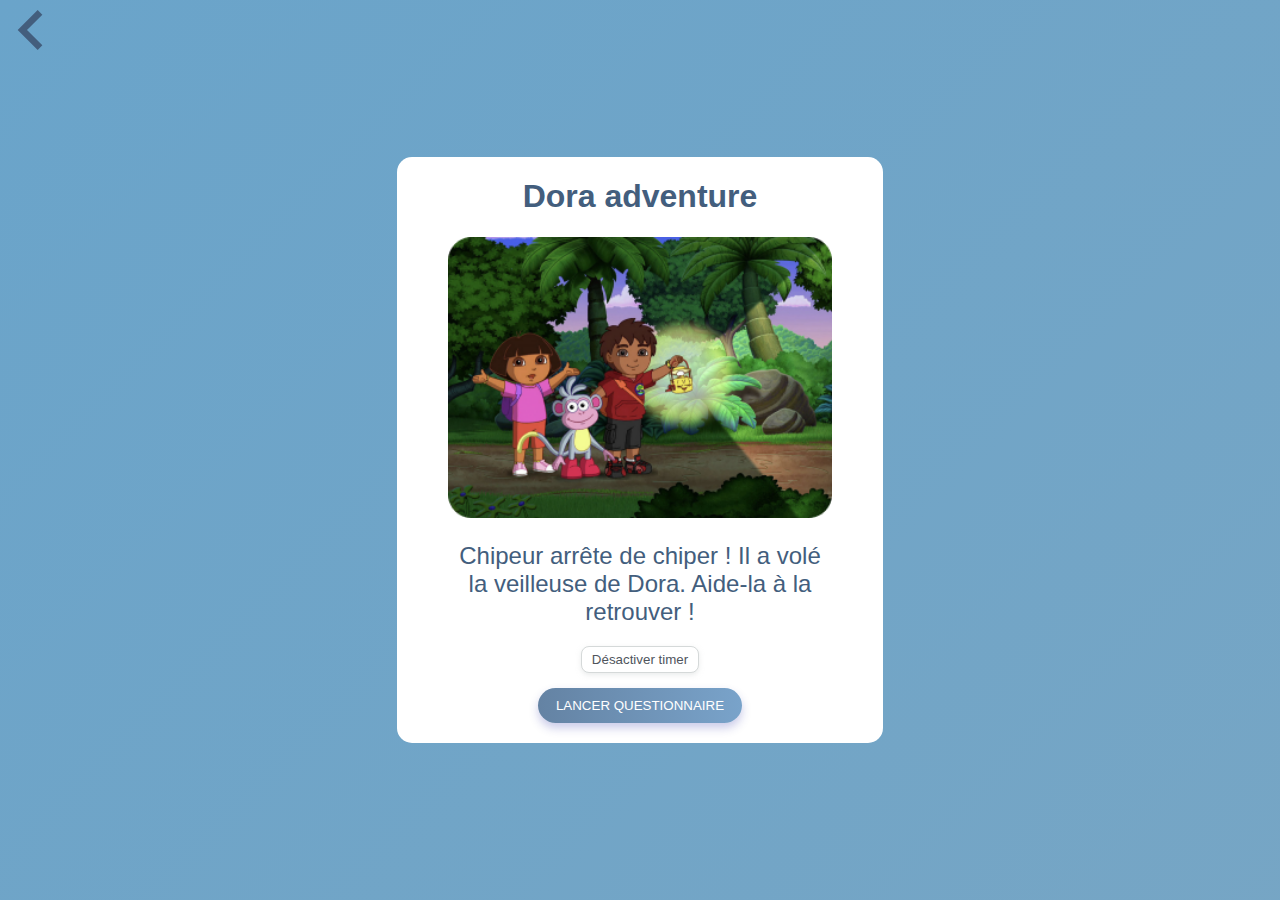
<file: quiz dora/dora.html>
<!DOCTYPE html>
<html lang="en">

<head>
    <meta charset="UTF-8">
    <meta name="viewport" content="width=device-width, initial-scale=1.0">
    <link rel="stylesheet" href="style.css">
    <title>Quiztoons | DORA</title>
</head>

<body>
    <div class='cursor' id="cursor"></div>

    <div class="reponse"></div>
    <div class="quiz-container">
        <div class="quiz-header">
            <p class="quiz-title">DORA ADVENTURE</p>
            <h1 class="score-container">
                <strong>Question <span class="question-number">1</span></strong>/<span class="total-questions">0</span>
            </h1>
            <div class="progress-bar">
                <div class="progress"></div>
            </div>
            <div class="question-container">
                <p class="question"></p>
            </div>
        </div>
        <div class="answer-container">
            <button class="answer" draggable="true"></button>
            <button class="answer" draggable="true"></button>
            <button class="answer" draggable="true"></button>
            <button class="answer" draggable="true"></button>
            <div id="sortable-list" class="sortable-list">
                <div class="sortable-item" draggable="true">4</div>
                <div class="sortable-item" draggable="true">8</div>
                <div class="sortable-item" draggable="true">2</div>
                <div class="sortable-item" draggable="true">6</div>
                <button class="submit-draggable btn-premier">Vérifier</button>
            </div>
            <svg version="1.1" xmlns="http://www.w3.org/2000/svg" xmlns:xlink="http://www.w3.org/1999/xlink" x="0px"
                y="0px" viewBox="0 0 640 480" class="svg" style="enable-background:new 0 0 640 480;"
                xml:space="preserve">
                <g value="1"></g>
                <g value="2" id="montagnes"></g>
                <g value="3"></g>
            </svg>
            <input type="text" class="answer-input input" placeholder="Saisissez votre réponse ici">
            <button class="submit-answer input btn-premier">Soumettre</button>
        </div>
        <div class="quiz-footer">
            <div style="text-align: center; padding:8px 0px" id="timer"></div>
        </div>
    </div>

    <div class="quizz_Starter">
        <h1>Dora adventure</h1>
        <img src="img/dora.png">
        <h2>Chipeur arrête de chiper ! Il a volé la veilleuse de Dora. Aide-la à la retrouver !</h2>
        <button class="desableTimer">Désactiver timer</button>
        <br />
        <button style="margin:auto;" class="start btn-premier">Lancer Questionnaire</button>
    </div>

    <div style="display:none" class="quiz_end">
        <img class="img" src="img/badge.png">
        <img class="succes" src="img/succes.png">
        <h1>FÉLICITATIONS</h1>
        <h2>Tu as complété l’histoire ! Tu reçois le badge<strong style="color:red"> DORA</strong> !</h2>
        <p>TON SCORE</p>
        <h3 class="h3"><span class="score" style="color:#435e7d">9</span>/10</h3>
        <p>TON TEMPS</p>
        <div class="h3" style="text-align: center; padding:0px 0px 10px 0px" id="timer-end"></div>
        <div style="display:flex; justify-content: space-around; padding:0px 20px;">
            <button class="btn-deuxieme restart quiz_restart">Réessayer</button>
            <a href="../quiz ts/ts.html"><button class="btn-premier">Quiz suivant</button></a>
        </div>
    </div>
    <a class="fleche" href="../index.html">
        <svg version="1.1" id="Capa_1" class="fleche" xmlns="http://www.w3.org/2000/svg"
            xmlns:xlink="http://www.w3.org/1999/xlink" x="0px" y="0px" width="40px" height="40px" viewBox="0 0 306 306"
            style="enable-background:new 0 0 306 306;" xml:space="preserve">
            <g>
                <g id="chevron-left" fill="#435e7d">
                    <polygon points="247.35,35.7 211.65,0 58.65,153 211.65,306 247.35,270.3 130.05,153 		" />
                </g>
            </g>
        </svg>
    </a>
    <script src="script.js"></script>
    <script src="../script.js"></script>
</body>

</html>
</file>
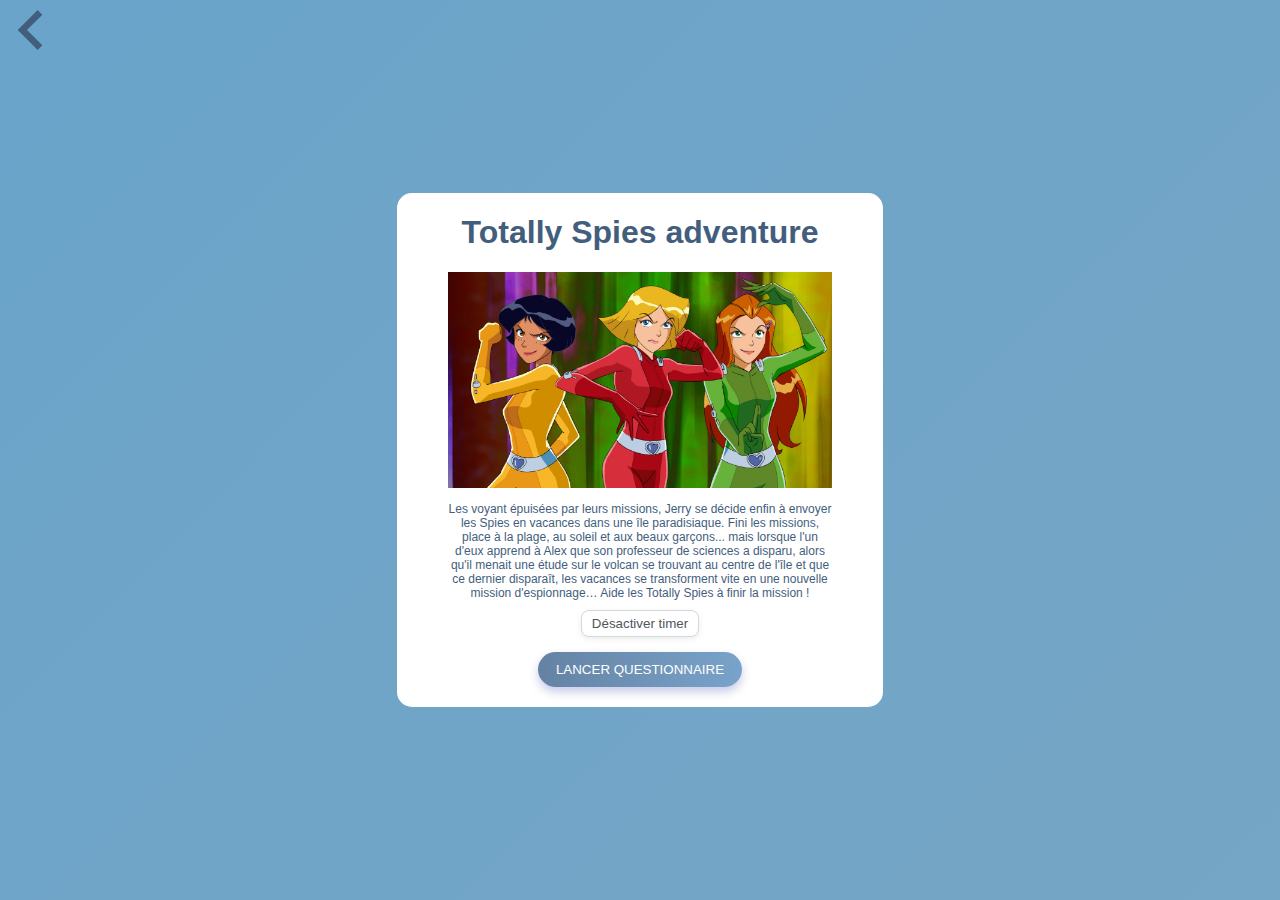
<file: quiz ts/ts.html>
<!DOCTYPE html>
<html lang="en">
<head>
    <meta charset="UTF-8">
    <meta name="viewport" content="width=device-width, initial-scale=1.0">
    <link rel="stylesheet" href="style.css">
    <title>Quiz Interactif</title>
</head>
<body>
    <div class='cursor' id="cursor"></div>

    <div class="reponse"></div>
<div class="quiz-container">
    <div class="quiz-header">
    <p class="quiz-title">TOTALLY SPIES EN VACANCES</p>
    <h1 class="score-container">
        <strong>Question <span class="question-number">1</span></strong>/<span class="total-questions">0</span>
    </h1>
        <div class="progress-bar">
            <div class="progress"></div>
        </div>
        <div class="question-container">
            <p class="question"></p>
        </div>
        </div>
        <div class="answer-container">
            <button class="answer" draggable="true"></button>
            <button class="answer" draggable="true"></button>
            <button class="answer" draggable="true"></button>
            <button class="answer" draggable="true"></button>
            <div id="sortable-list" class="sortable-list">
            <div class="sortable-item" draggable="true">4</div>
            <div class="sortable-item" draggable="true">8</div>
            <div class="sortable-item" draggable="true">2</div>
            <div class="sortable-item" draggable="true">6</div>
            <button class="submit-draggable btn-premier">Vérifier</button>
            </div>
            <svg version="1.1" xmlns="http://www.w3.org/2000/svg" xmlns:xlink="http://www.w3.org/1999/xlink" x="0px" y="0px"
            viewBox="0 0 640 480" class="svg" style="enable-background:new 0 0 640 480;" xml:space="preserve">
            <g value="1"></g>
            <g value="2" id="montagnes"></g>
            <g value="3"></g>
            </svg>
            <input type="text" class="answer-input input" placeholder="Saisissez votre réponse ici">
            <button class="submit-answer input btn-premier">Soumettre</button>
        </div>
        <div class="quiz-footer">
        <div style="text-align: center; padding:8px 0px" id="timer"></div>
    </div>
</div>

<div class="quizz_Starter">
    <h1>Totally Spies adventure</h1>
    <img src="img/ts.jpg">
<h2>Les voyant épuisées par leurs missions, Jerry se décide enfin à envoyer les Spies en vacances dans une île paradisiaque. Fini les missions, place à la plage, au soleil et aux beaux garçons... mais lorsque l'un d'eux apprend à Alex que son professeur de sciences a disparu, alors qu'il menait une étude sur le volcan se trouvant au centre de l'île et que ce dernier disparaît, les vacances se transforment vite en une nouvelle mission d'espionnage…
    Aide les Totally Spies à finir la mission ! </h2>
<button class="desableTimer">Désactiver timer</button>
<br/>
<button style="margin:auto;" class="start btn-premier">Lancer Questionnaire</button>
</div>

<div style="display:none"class="quiz_end">
    <img class="img" src="img/badge.png">
    <img class="succes"src="img/succes.png">
    <h1>FÉLICITATIONS</h1>
    <h2>Tu as complété l’histoire ! Tu reçois le badge<strong style="color:red"> TOTALLY SPIES</strong> !</h2>
    <p>TON SCORE</p>
    <h3 class="h3"><span class="score" style="color:#435e7d">9</span>/11</h3>
    <p>TON TEMPS</p>
    <div class="h3"style="text-align: center; padding:0px 0px 10px 0px" id="timer-end"></div>
    <div style="display:flex; justify-content: space-around; padding:0px 20px;">
    <button class="btn-deuxieme restart quiz_restart">Réessayer</button>
    <button class="btn-premier">Quiz suivant</button>
    </div>
</div>
<a class="fleche" href="../index.html">
    <svg version="1.1" id="Capa_1" class="fleche" xmlns="http://www.w3.org/2000/svg" xmlns:xlink="http://www.w3.org/1999/xlink" x="0px" y="0px"
	 width="40px" height="40px" viewBox="0 0 306 306" style="enable-background:new 0 0 306 306;" xml:space="preserve">
<g>
	<g id="chevron-left" fill="#435e7d">
		<polygon points="247.35,35.7 211.65,0 58.65,153 211.65,306 247.35,270.3 130.05,153 		"/>
	</g>
</g>
</svg>
</a>
    <script src="script.js"></script>
</body>
</html>
</file>
<file: style.css>
/***************************************** STYLE GENERAL  */
body {
  color: #f9fdff;
  font-family: "Montserrat", sans-serif;
  font-optical-sizing: auto;
  font-style: normal;
  background: linear-gradient(-45deg, #c3e3fa, #b6d2ff, #d1eef8, #c6dbf8);
  background-size: 400% 400%;
  animation: gradient 15s ease infinite;
  width: 100%;
  text-align: center;
  position: relative;
}

@keyframes gradient {
  0% {
    background-position: 0% 50%;
  }

  50% {
    background-position: 100% 50%;
  }

  100% {
    background-position: 0% 50%;
  }
}

/* bouton premier  */
.btn-premier {
  background: #6B96BE;
  background: linear-gradient(to right, #233b5ccc, #79a3ca);
  background-size: 200% 100%;
  background-position: 100% 0;
  transition: background-position .5s;
  color: #fff;
  border-radius: 20px;
  padding: 6px 24px;
  border: none;
  text-transform: uppercase;
  font-weight: 500;
  box-shadow: 0px 5px 10px rgb(44, 49, 167, 0.25);
}

.btn-premier:hover {
  background-position: 0 0;
  color: #edebff;
}

/* bouton deuxieme  */
.btn-deuxieme {
  background: #A6D4FF;
  background: linear-gradient(to right, #CFECF9, #A6D4FF);
  background-size: 200% 100%;
  background-position: 100% 0;
  transition: background-position .5s;
  color: #388ECC;
  border-radius: 20px;
  padding: 6px 24px;
  border: none;
  text-transform: uppercase;
  font-weight: 500;
  box-shadow: 0px 5px 10px rgb(44, 49, 167, 0.25);
}

.btn-deuxieme:hover {
  background-position: 0 0;
  color: #58a8e0;
}

/* txt  */
h1 {
  font-weight: 800;
  font-size: calc(2rem + 2.5vw);
  background: linear-gradient(to left, rgb(255, 0, 0), rgb(121, 121, 244));
  background-clip: text;
  display: inline-block;
  color: #14335F;
}

h2 {
  font-weight: 600;
  font-size: calc(1.5rem + 1vw);
  color: #f9fdff
}
/***************************************** POP-UP  */
.pop-up {
  position: absolute;
  background-color: rgb(20, 51, 95, 0.6);
  width:100%;
  height: 100%;
  backdrop-filter: blur(10px);
  z-index: 1;
}

.pop-up button {
  border-radius: 0 20px 20px 0;
}

.pop-up .card {
  box-shadow: 0px 5px 10px rgb(44, 49, 167, 0.25);
  width: 100%;
  border: none;
  border-radius: 20px;
  background-color: #fff;
  height: 50vh;
}

/* arrivé  */

.inputpu1 {
  position: sticky;
}

.inputpu1 .container{
  position: sticky;
  top: 0;
}

.pop-up h2 {
  color: #14335F;
  font-weight: 700;
}
/* changer nom  */


/***************************************** HEADER  */

header {
  height: 95vh;
}

.navbar {
  margin: 0 !important;
  margin-bottom: 20px;
  background-color: rgb(35, 59, 92, 0.8);
}

.nav-link {
  color: #e4e3ee;
}

.dropdown-item {
  padding-top:3%;
  padding-bottom:3%;
}

/* header  */
.cqt {
  padding: 0;
}

.cqtxt h2 {
  color: #14335F;
}

.cloudH {
  height: 100%;
}

.cloudH img {
  max-height: auto;
  width: 100%;
}

.imgHeader {
  width:700;
  height:500;
}

/***************************************** MAIN  */
/* presentation  */
.presentation {
  background-color: rgb(35, 59, 92, 0.8);
}

.featurette-heading {
  letter-spacing: -.05rem;
}

.marketing .col-lg-4 {
  margin-bottom: 1.5rem;
  text-align: center;
}

.marketing .col-lg-4 p {
  margin-right: .75rem;
  margin-left: .75rem;
}

.presentationimg {
  background-image: url(images/other/presentation.png);
}

/* profil  */
.infosprofile {
  color: #14335F;
}

.infosprofile h2 {
  color: #14335F;
}

.infosprofile .card {
  box-shadow: 0px 5px 10px rgb(44, 49, 167, 0.25);
  width: 100%;
  border: none;
  border-radius: 20px;
  padding: 8px;
  background-color: #fff;
  position: relative;
  height: 370px;
}

.infosprofile .upper {
  height: 80px;
}

.infosprofile .banniere {
  background: linear-gradient(-45deg, #6b98b8, #b6d2ff, #d1eef8, #c6dbf8);
}

.infosprofile .upper img {
  width: 100%;
  border-top-left-radius: 10px;
  border-top-right-radius: 10px;
}

.infosprofile .user {
  position: relative;
}

.infosprofile .profile img {
  height: 80px;
  width: 80px;
  margin-top: 2px;
}

.infosprofile .profile {

  position: absolute;
  top: -50%;
  left: 50%;
  height: 90px;
  width: 90px;
  border: 3px solid #fff;
  border-radius: 50%;
  transform: translate(-50%, -50%);
}

.stats span {
  font-size: 30px;
}

.var {
  color:#388ECC
}

/* all quiz  */
.les-quiz {
  background-color: rgb(35, 59, 92, 0.8);
}

.text-shadow-1 {
  text-shadow: 0 .125rem .25rem rgba(0, 0, 0, .55);
}

.text-shadow-2 {
  text-shadow: 0 .125rem .25rem rgba(0, 0, 0, .25);
}


.card-cover {
  background-repeat: no-repeat;
  background-position: center center;
  background-size: cover;
  cursor:pointer;
}

.allquiz {
  transition: transform .3s;
}

.allquiz:hover {
  transform: scale(1.03);
}

/* aa  */
.bd-placeholder-img {
  font-size: 1.125rem;
  text-anchor: middle;
  -webkit-user-select: none;
  -moz-user-select: none;
  user-select: none;
}

@media (min-width: 768px) {
  .bd-placeholder-img-lg {
    font-size: 3.5rem;
  }
}

.b-example-divider {
  height: 3rem;
  background-color: rgba(0, 0, 0, .1);
  border: solid rgba(0, 0, 0, .15);
  border-width: 1px 0;
  box-shadow: inset 0 .5em 1.5em rgba(0, 0, 0, .1), inset 0 .125em .5em rgba(0, 0, 0, .15);
}

.b-example-vr {
  flex-shrink: 0;
  width: 1.5rem;
  height: 100vh;
}

.bi {
  vertical-align: -.125em;
  fill: currentColor;
}

.nav-scroller {
  position: relative;
  z-index: 2;
  height: 2.75rem;
  overflow-y: hidden;
}

.nav-scroller .nav {
  display: flex;
  flex-wrap: nowrap;
  padding-bottom: 1rem;
  margin-top: -1px;
  overflow-x: auto;
  text-align: center;
  white-space: nowrap;
  -webkit-overflow-scrolling: touch;
}

/***************************************** FOOTER  */
.cf {
  color: #14335F;
}

.border-bottom {
  border-bottom: var(--bs-border-width) var(--bs-border-style) #99aecc !important;
}

footer .nav-link {
  color: #14335F;
}

footer .nav-link:hover {
  color: #657c99;
}

footer .bas .nav-link {
  padding: 0;
}

/***************************************** MEDIA QUERIES  */

@media screen and (min-width: 990px) {
  body {
    text-align: left;
  }

  .cqt {
    margin-top: 10vh;
  }

  h1 {
    font-size: calc(3rem + 2.5vw);
  }

}

@media screen and (max-width: 990px) {
  .cloudH {
    display: none;
  }
}

@media (min-width: 40em) {

  /* Bump up size of carousel content */
  .carousel-caption p {
    margin-bottom: 1.25rem;
    font-size: 1.25rem;
    line-height: 1.4;
  }
}

@media (min-width: 62em) {
  .featurette-heading {
    margin-top: 7rem;
  }
}
</file>
<file: badges.css>
.infosprofile .card {
    height: auto;
}

.infosprofile .badgescard{
    background-image: url(images/other/badge.webp);
}

.na{
    filter:grayscale(100%)
}

/***************************************** HEADER  */

header {
    height: auto;
}

/***************************************** FOOTER  */
.cf {
    color: #f9fdff !important;
    background-color: #14335F;
}

.cf .container {
    background-color: #14335F;
}

.border-bottom {
    border-bottom: var(--bs-border-width) var(--bs-border-style) #99aecc !important;
}

footer .nav-link {
    color: #f9fdff !important;
}

footer .nav-link:hover {
    color: #b7ddf0 !important;
}

footer .bas .nav-link {
    padding: 0;
}
</file>
<file: quiz dora/style.css>
body {
    margin: 0px;
    display: flex;
    align-items: center;
    height: 100vh;
    font-family: "Montserrat", sans-serif;
    font-optical-sizing: auto;
    font-style: normal;
    background: linear-gradient(-45deg, #78C3F5, rgb(219, 233, 254), #7aa6c3, #6aa4ca);
    background-size: 400% 400%;
    width: 100%;
    color: #435e7d;
    cursor: none;
    animation: gradientAnimation 10s ease infinite;
}

@keyframes gradientAnimation {
    0% {
        background-position: 0% 50%;
    }

    50% {
        background-position: 100% 50%;
    }

    100% {
        background-position: 0% 50%;
    }
}

.quiz-container {
    width: 65vw;
    margin: auto;
    vertical-align: middle;
    background-color: white;
    padding: 0 8vw;
    display: none;
    border-radius: 15px;
}

.quiz-title {
    text-align: center;
    font-size: 10px;
    margin-top: 0px;
    padding-top: 15px;
    font-weight: 500;
    color: rgb(117, 117, 117);
}

h1 {
    font-weight: 200;
    text-align: center;
}

.score-container {
    margin: 0px;
}

.quiz-footer {
    padding: 10px 0;
}

.question {
    font-size: 14px;
}

/*-------------------- answer -------------------*/

.answer-container {
    display: grid;
    grid-template-columns: repeat(1, 1fr);
    gap: 2vh;
    justify-content: center;
}

.answer {
    padding: 10px 20px;
    border: none;
    border-radius: 8px;
    background-color: #435e7d;
    color: #fff;
    cursor: pointer;
    display: none;
    transition: background-color 0.3s;
}

.answer:hover {
    background-color: #4775a9;
}

/* --------------------- pas touche --------------------------*/
.feedback {
    display: none;
    position: fixed;
    bottom: 20px;
    left: 50%;
    transform: translateX(-50%);
    font-size: 18px;
    text-align: center;
    padding: 10px;
    background-color: rgba(255, 255, 255, 0.8);
    color: #fff;
    border-radius: 5px;
    opacity: 0;
    transition: opacity 0.3s, transform 0.3s;
}

.feedback.show-feedback {
    opacity: 1;
    transform: translateX(-50%) translateY(-20px);
}

/*--------------- progress bar ---------------------*/

.progress-bar {
    width: 100%;
    height: 10px;
    background-color: #eeeeee;
    border-radius: 5px;
    margin-bottom: 20px;
    padding-top: 0px;
    margin-top: 12px;
}

.progress {
    height: 100%;
    width: 0;
    background-color: #435e7d;
    border-radius: 5px;
    transition: width 0.3s;
}

/*--------------- lives --------------------*/

.lives-container {
    text-align: center;
    display: flex;
    align-items: center;
    justify-content: center;
    height: 100%;
    margin: 0px;
}

.lives {
    color: red;
}

/* Style pour les écrans de taille inférieure à 768px (tablettes) */
@media (max-width:1000px) and (min-width:700px) {
    p {
        font-size: 23px !important;
    }
}

/* Style pour les écrans de taille supérieure à 768px (ordinateurs de bureau) */
@media (min-width: 1000px) {

    p {
        font-size: 28px !important;
    }


    @media (max-height: 690px) {
        p {
            font-size: 10px !important;
        }
    }

    @media (max-height: 1100px) {
        .quiz-container {
            width: 30vw;
            margin: auto;
            vertical-align: middle;
            background-color: white;
            padding: 0 4vw;
            border-radius: 15px;
        }


        p {
            font-size: 15px !important;
        }
    }
}

@media (max-width:300px) {
    p {
        font-size: 10px !important;
    }
}

.input {
    display: none;
}

.submit-draggable {
    display: none;
}

/* bouton premier  */
.btn-premier {
    background: #6B96BE;
    background: linear-gradient(to right, #233b5ccc, #79a3ca);
    background-size: 200% 100%;
    background-position: 100% 0;
    transition: background-position .5s;
    color: #fff;
    border-radius: 20px;
    padding: 6px 24px;
    border: none;
    text-transform: uppercase;
    font-weight: 500;
    box-shadow: 0px 5px 10px rgb(44, 49, 167, 0.25);
}

.btn-premier:hover {
    background-position: 0 0;
    color: #edebff;
}

.submit-answer {
    padding: 10px 0;
}

.answer-input {
    padding: 10px 5px;
    border: none;
    background-color: #eeeeee;
}

.sortable-list {
    display: none;
    grid-template-columns: repeat(1, 1fr);
    gap: 2vh;
    height: 37vh;
    justify-content: center;
}

.sortable-item {
    padding: 10px 20px;
    border: none;
    border-radius: 8px;
    background-color: #435e7d;
    color: #fff;
    text-align: center;
    cursor: grab;
    transition: background-color 0.3s;
}

/* cursor */

.cursor {
    position: fixed;
    border-radius: 50%;
    transform: translateX(-50%) translateY(-50%);
    pointer-events: none;
    left: -100px;
    top: 50%;
    background-color: black;
    z-index: 10000;
    border: 2px solid rgb(40, 40, 40);
    opacity: 50%;
    height: 30px;
    width: 30px;
    transition: all 150ms ease-out;
}

/*-----------------------------lancer questionnaire ------------------------------*/

/* ------------------------------ quiz starter ------------------------------*/

.quizz_Starter {
    width: 70vw;
    margin: auto;
    vertical-align: middle;
    background-color: white;
    padding: 0 8vw;
    border-radius: 15px;
}

.quizz_Starter img {
    width: 70vw;
}

@media (min-width: 1000px) {
    @media (max-height: 1100px) {
        .quizz_Starter {
            width: 30vw;
            margin: auto;
            vertical-align: middle;
            background-color: white;
            padding: 0 4vw;
            border-radius: 15px;
        }

        .quizz_Starter img {
            width: 30vw;
        }
    }
}

@media (max-width: 700px) {

    .quizz_Starter h2 {
        font-size: 19px;
    }
}


.quizz_Starter {
    text-align: center;
}

.quizz_Starter h1 {
    font-weight: 700;
}

.quizz_Starter h2 {
    font-weight: 500;
}

.quizz_Starter .start {
    margin-bottom: 20px !important;
    padding: 10px 18px;
}

/* bouton deuxieme  */
.btn-deuxieme {
    background: #A6D4FF;
    background: linear-gradient(to right, #CFECF9, #A6D4FF);
    background-size: 200% 100%;
    background-position: 100% 0;
    transition: background-position .5s;
    color: #388ECC;
    border-radius: 20px;
    padding: 6px 24px;
    border: none;
    text-transform: uppercase;
    font-weight: 500;
    box-shadow: 0px 5px 10px rgb(44, 49, 167, 0.25);
}

.btn-deuxieme:hover {
    background-position: 0 0;
    color: #58a8e0;
}

/*--------------------------- Quiz End -----------------------------*/

.quiz_end {
    text-align: center;
    margin: auto;
    height: 70vh;
    padding: 0px 5vw;
    color: white;
    vertical-align: middle;
}

.quiz_end p {
    color: #435e7d;
    margin-bottom: 5px;
}

.quiz_end .img {
    height: 22vh;
}

.quiz_end h1 {
    font-weight: 600;
    margin-bottom: 0px;
}

.quiz_end h2 {
    font-weight: 600;
    font-size: 15px;
}

.h3 {
    font-size: 30px;
}

.quiz_end h3 {
    margin-top: 0px;
}

.quiz_end button {
    padding: 9px 25px;
}

.succes {
    position: absolute;
    z-index: -1;
    top: 50%;
    left: 50%;
    transform: translate(-50%, -50%);
    height: 100vh;
    /* Ou toute autre hauteur souhaitée */
}

/*---------------------- SVG ---------------------*/

svg {
    width: 100%;
    display: none;
    margin: auto;
}

.st0 {
    fill: #29ABE2;
}

.st1 {
    fill: #FFFFEA;
}

.st2 {
    fill: #FBB03B;
}

.st3 {
    fill: #4D4D4D;
}

.st4 {
    fill: #666666;
}

.st5 {
    fill: #9CA99D;
}

.st6 {
    fill: #009245;
}

.st7 {
    fill: #006837;
}

.st8 {
    fill: #42210B;
}

.st9 {
    fill: #004C14;
}

#ciel:hover .cielE,
#montagnes:hover .montagnesE,
#plaine:hover .plaineE {
    cursor: pointer;
    fill: rgb(26, 20, 59);
}

/*------------------- correction ---------------------*/

.reponse {
    display: none;
    position: fixed;
    bottom: 20px;
    border-radius: 20px;
    left: 50%;
    transform: translateX(-50%);
    padding: 15px;
    font-size: 12px;
    color: white;
    z-index: 999;
    /* Assurez-vous que la réponse apparaît au-dessus des autres contenus */
}

/*--------------- desactiver timer button -----------*/

.desableTimer {
    margin-bottom: 15px;
    background-color: #fff;
    border: 1px solid #d5d9d9;
    border-radius: 8px;
    box-shadow: rgba(213, 217, 217, .5) 0 2px 5px 0;
    padding: 5px 10px;
    color:#4f555c;
}

/*---------------- fleche ---------------*/

.fleche {
    position: fixed;
    top: 10px;
    left: 10px;
    width: 40px;
    display: block;
}

.fleche svg {
    display: block;
}
</file>
<file: quiz ts/style.css>
body{
    margin:0px;
    display: flex;
    align-items: center;
    height:100vh;
  font-family: "Montserrat", sans-serif;
  font-optical-sizing: auto;
  font-style: normal;
  background: linear-gradient(-45deg, #78C3F5, rgb(219, 233, 254), #7aa6c3, #6aa4ca);
  background-size: 400% 400%;
  width: 100%;
  color:#435e7d;
  cursor:none;
  animation: gradientAnimation 10s ease infinite;
}

@keyframes gradientAnimation {
    0% {
        background-position: 0% 50%;
    }
    50% {
        background-position: 100% 50%;
    }
    100% {
        background-position: 0% 50%;
    }
}

.quiz-container{
    width:65vw;
    margin:auto;
    vertical-align: middle;
    background-color: white;
    padding:0 8vw;
    display: none;
    border-radius: 15px;
}

.quiz-title{
    text-align:center;
    font-size: 10px;
    margin-top:0px;
    padding-top:15px;
    font-weight: 500;
    color:rgb(117, 117, 117);
}

h1{
    font-weight: 200;
    text-align: center;
}

.score-container{
    margin:0px;
}

.quiz-footer{
    padding:10px 0;
}

.question{
    font-size: 14px;
}

/*-------------------- answer -------------------*/

.answer-container {
    display: grid;
    grid-template-columns: repeat(1, 1fr);
    gap: 2vh;
    justify-content: center;
}

.answer {
    padding: 10px 20px;
    border: none;
    border-radius: 8px;
    background-color: #435e7d;
    color: #fff;
    cursor: pointer;
    display:none;
    transition: background-color 0.3s;
}

.answer:hover {
    background-color: #4775a9;
}

/* --------------------- pas touche --------------------------*/
.feedback {
    display: none;
    position: fixed;
    bottom: 20px;
    left: 50%;
    transform: translateX(-50%);
    font-size: 18px;
    text-align: center;
    padding: 10px;
    background-color: rgba(255, 255, 255, 0.8);
    color: #fff;
    border-radius: 5px;
    opacity: 0;
    transition: opacity 0.3s, transform 0.3s;
}
.feedback.show-feedback {
    opacity: 1;
    transform: translateX(-50%) translateY(-20px);
}

/*--------------- progress bar ---------------------*/

.progress-bar {
    width: 100%;
    height: 10px;
    background-color: #eeeeee;
    border-radius: 5px;
    margin-bottom: 20px;
    padding-top:0px;
    margin-top:12px;
}

.progress {
    height: 100%;
    width: 0;
    background-color: #435e7d;
    border-radius: 5px;
    transition: width 0.3s;
}

/*--------------- lives --------------------*/

.lives-container{
    text-align: center;
    display: flex;
    align-items: center;
    justify-content: center;
    height:100%;
    margin:0px;
}

.lives{
    color:red;
}

/* Style pour les écrans de taille inférieure à 768px (tablettes) */
@media (max-width:1000px) and (min-width:700px) {
    p{
        font-size:23px!important;
    }
  }
  
  /* Style pour les écrans de taille supérieure à 768px (ordinateurs de bureau) */
  @media (min-width: 1000px) {

    p{
        font-size:28px!important;
    }


    @media (max-height: 690px) {
        p{
            font-size:10px!important;
        }
  }
  @media (max-height: 1100px) {
    .quiz-container{
        width:30vw;
        margin:auto;
        vertical-align: middle;
        background-color: white;
        padding:0 4vw;
        border-radius: 15px;
    }

    
    p{
        font-size:15px!important;
    }
}
}

  @media (max-width:300px) {
    p{
        font-size:10px!important;
    }
  }

.input{
    display:none;
}

.submit-draggable{
    display:none;
}

/* bouton premier  */
.btn-premier {
    background: #6B96BE;
    background: linear-gradient(to right, #233b5ccc, #79a3ca);
    background-size: 200% 100%;
    background-position: 100% 0;
    transition: background-position .5s;
    color: #fff;
    border-radius: 20px;
    padding: 6px 24px;
    border: none;
    text-transform: uppercase;
    font-weight: 500;
    box-shadow: 0px 5px 10px rgb(44, 49, 167, 0.25);
  }
  
  .btn-premier:hover {
    background-position: 0 0;
    color: #edebff;
  }

.submit-answer{
    padding:10px 0;
}

.answer-input {
    padding: 10px 5px;
    border: none;
    background-color: #eeeeee;
}

.sortable-list{
    display:none;
    grid-template-columns: repeat(1, 1fr);
    gap: 2vh;
    height:37vh;
    justify-content: center;
}

.sortable-item{
    padding: 10px 20px;
    border: none;
    border-radius: 8px;
    background-color: #435e7d;
    color: #fff;
    text-align: center;
    cursor: grab;
    transition: background-color 0.3s;
}

/* cursor */

.cursor {
    position: fixed;
    border-radius: 50%;
    transform: translateX(-50%) translateY(-50%);
    pointer-events: none;
    left: -100px;
    top: 50%;
    background-color: black;
    z-index: 10000;
    border: 2px solid rgb(40, 40, 40);
    opacity: 50%;
    height: 30px;
    width: 30px;
    transition: all 150ms ease-out;
  }

  /*-----------------------------lancer questionnaire ------------------------------*/

/* ------------------------------ quiz starter ------------------------------*/

.quizz_Starter{
    width:70vw;
    margin:auto;
    vertical-align: middle;
    background-color: white;
    padding:0 8vw;
    border-radius: 15px;
  }

  .quizz_Starter img{
    width:70vw;
}
  @media (min-width: 1000px) {
  @media (max-height: 1100px) {
    .quizz_Starter{
        width:30vw;
        margin:auto;
        vertical-align: middle;
        background-color: white;
        padding:0 4vw;
        border-radius: 15px;
    }
    .quizz_Starter img{
        width:30vw;
    }
}
  }

  @media (max-width: 700px) {

    .quizz_Starter h2{
        font-size: 8px;
    }
  }


.quizz_Starter{
    text-align: center;
}

.quizz_Starter h1{
    font-weight: 700;
}

.quizz_Starter h2{
    font-weight: 500;
    font-size: 12px;
}

.quizz_Starter .start{
    margin-bottom:20px!important;
    padding:10px 18px;
}

/* bouton deuxieme  */
.btn-deuxieme {
    background: #A6D4FF;
    background: linear-gradient(to right, #CFECF9, #A6D4FF);
    background-size: 200% 100%;
    background-position: 100% 0;
    transition: background-position .5s;
    color: #388ECC;
    border-radius: 20px;
    padding: 6px 24px;
    border: none;
    text-transform: uppercase;
    font-weight: 500;
    box-shadow: 0px 5px 10px rgb(44, 49, 167, 0.25);
  }
  
  .btn-deuxieme:hover {
    background-position: 0 0;
    color: #58a8e0;
  }

  /*--------------------------- Quiz End -----------------------------*/

.quiz_end{
    text-align: center;
    margin:auto;
    height:70vh;
    padding:0px 5vw;
    color:white;
    vertical-align: middle;
}

.quiz_end p{
    color:#435e7d;
    margin-bottom:5px;
}

.quiz_end .img{
    height:22vh;
}

.quiz_end h1{
    font-weight: 600;
    margin-bottom:0px;
}

.quiz_end h2{
    font-weight: 600;
    font-size: 15px;
}

.h3{
    font-size:30px;
}

.quiz_end h3{
    margin-top:0px;
}

.quiz_end button{
    padding:9px 25px;
}

.succes {
    position: absolute;
    z-index: -1;
    top: 50%;
    left: 50%;
    transform: translate(-50%, -50%);
    height: 100vh; /* Ou toute autre hauteur souhaitée */
}
/*---------------------- SVG ---------------------*/

svg{
    width:100%;
    display:none;
    margin:auto;
}
.st0 {
    fill: #29ABE2;
}

.st1 {
    fill: #FFFFEA;
}

.st2 {
    fill: #FBB03B;
}

.st3 {
    fill: #4D4D4D;
}

.st4 {
    fill: #666666;
}

.st5 {
    fill: #9CA99D;
}

.st6 {
    fill: #009245;
}

.st7 {
    fill: #006837;
}

.st8 {
    fill: #42210B;
}

.st9 {
    fill: #004C14;
}

#ciel:hover .cielE,
#montagnes:hover .montagnesE,
#plaine:hover .plaineE {
    cursor: pointer;
    fill: rgb(26, 20, 59);
}

/*------------------- correction ---------------------*/

.reponse {
    display:none;
    position: fixed;
    bottom: 20px;
    border-radius:20px;
    left: 50%;
    transform: translateX(-50%);
    padding: 15px;
    font-size:12px;
    color:white;
    z-index: 999; /* Assurez-vous que la réponse apparaît au-dessus des autres contenus */
}

/*--------------- desactiver timer button -----------*/

.desableTimer {
    margin-bottom: 15px;
    background-color: #fff;
    border: 1px solid #d5d9d9;
    border-radius: 8px;
    box-shadow: rgba(213, 217, 217, .5) 0 2px 5px 0;
    padding: 5px 10px;
    color:#4f555c;
}

/*---------------- fleche ---------------*/

.fleche{
    position: fixed;
    top:10px;
    left:10px;
    width:40px;
    display:block;
}

.fleche svg{
    display:block;
}
</file>
